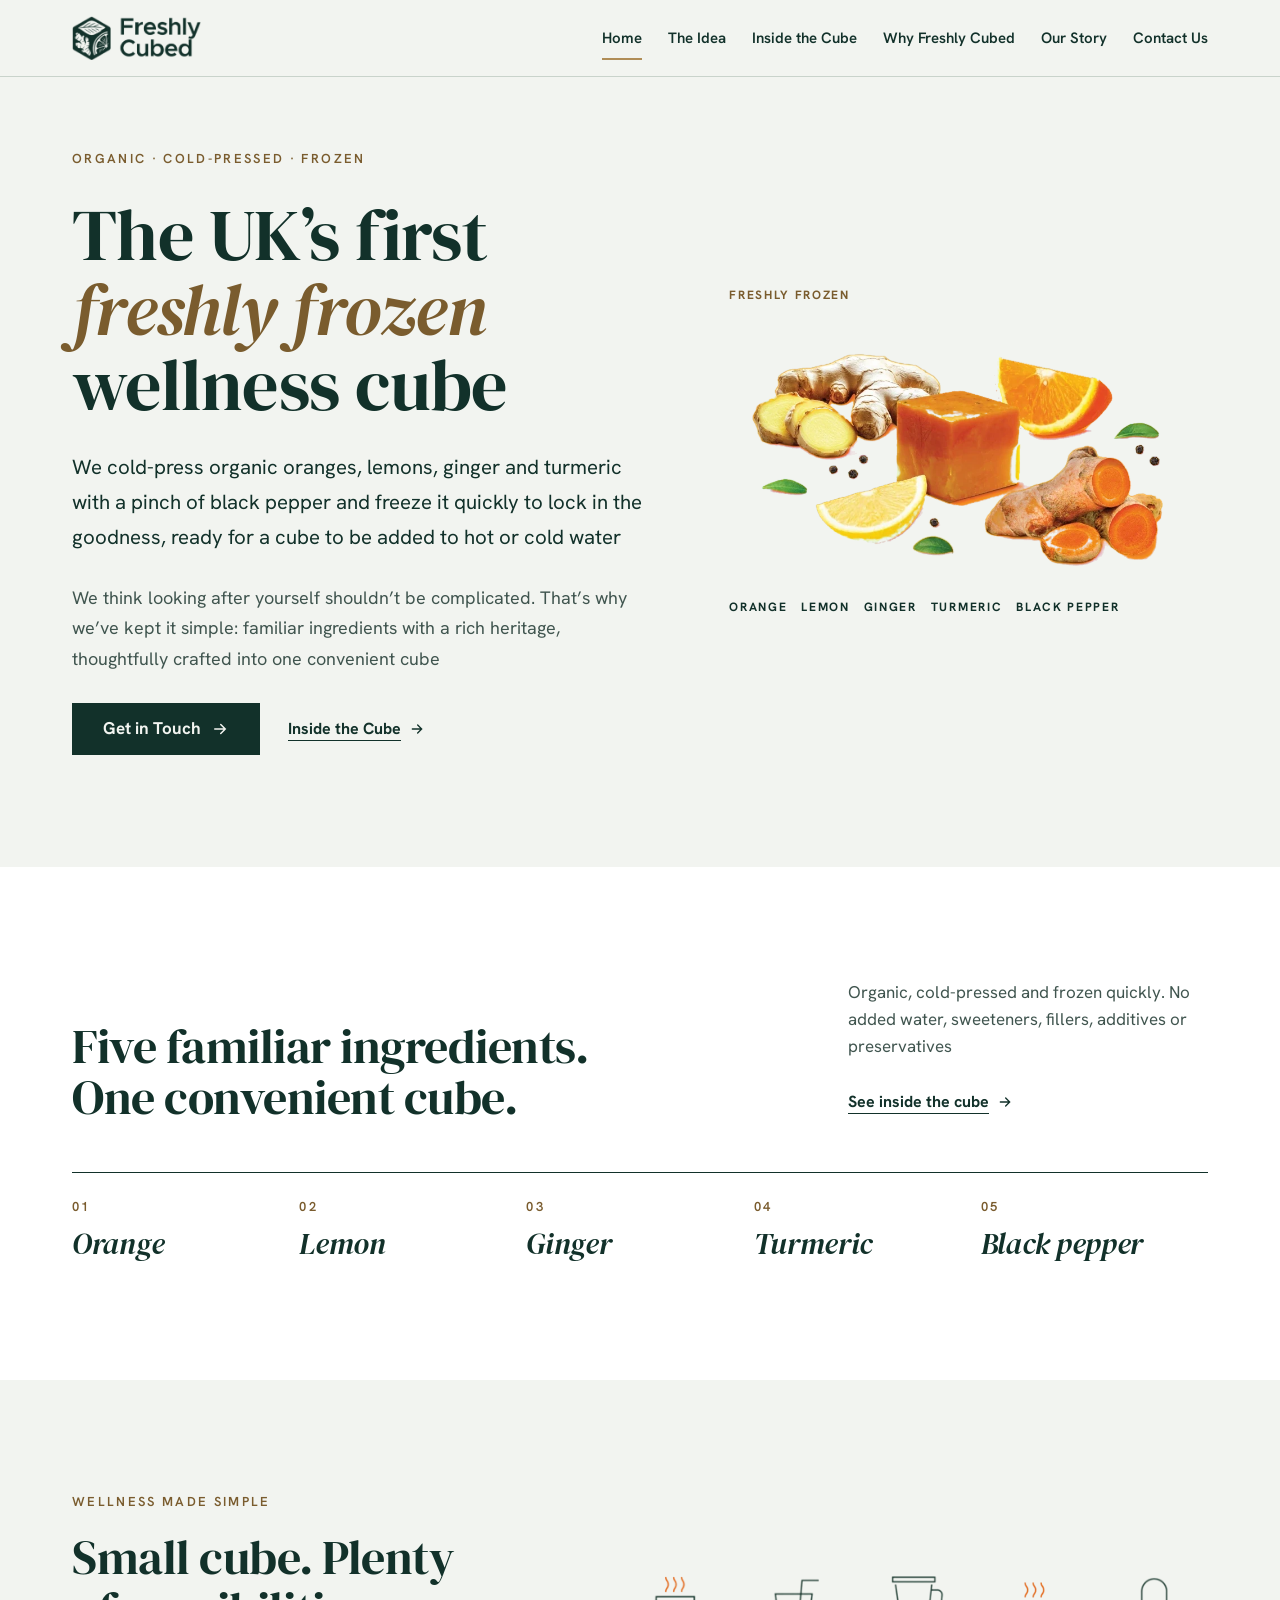
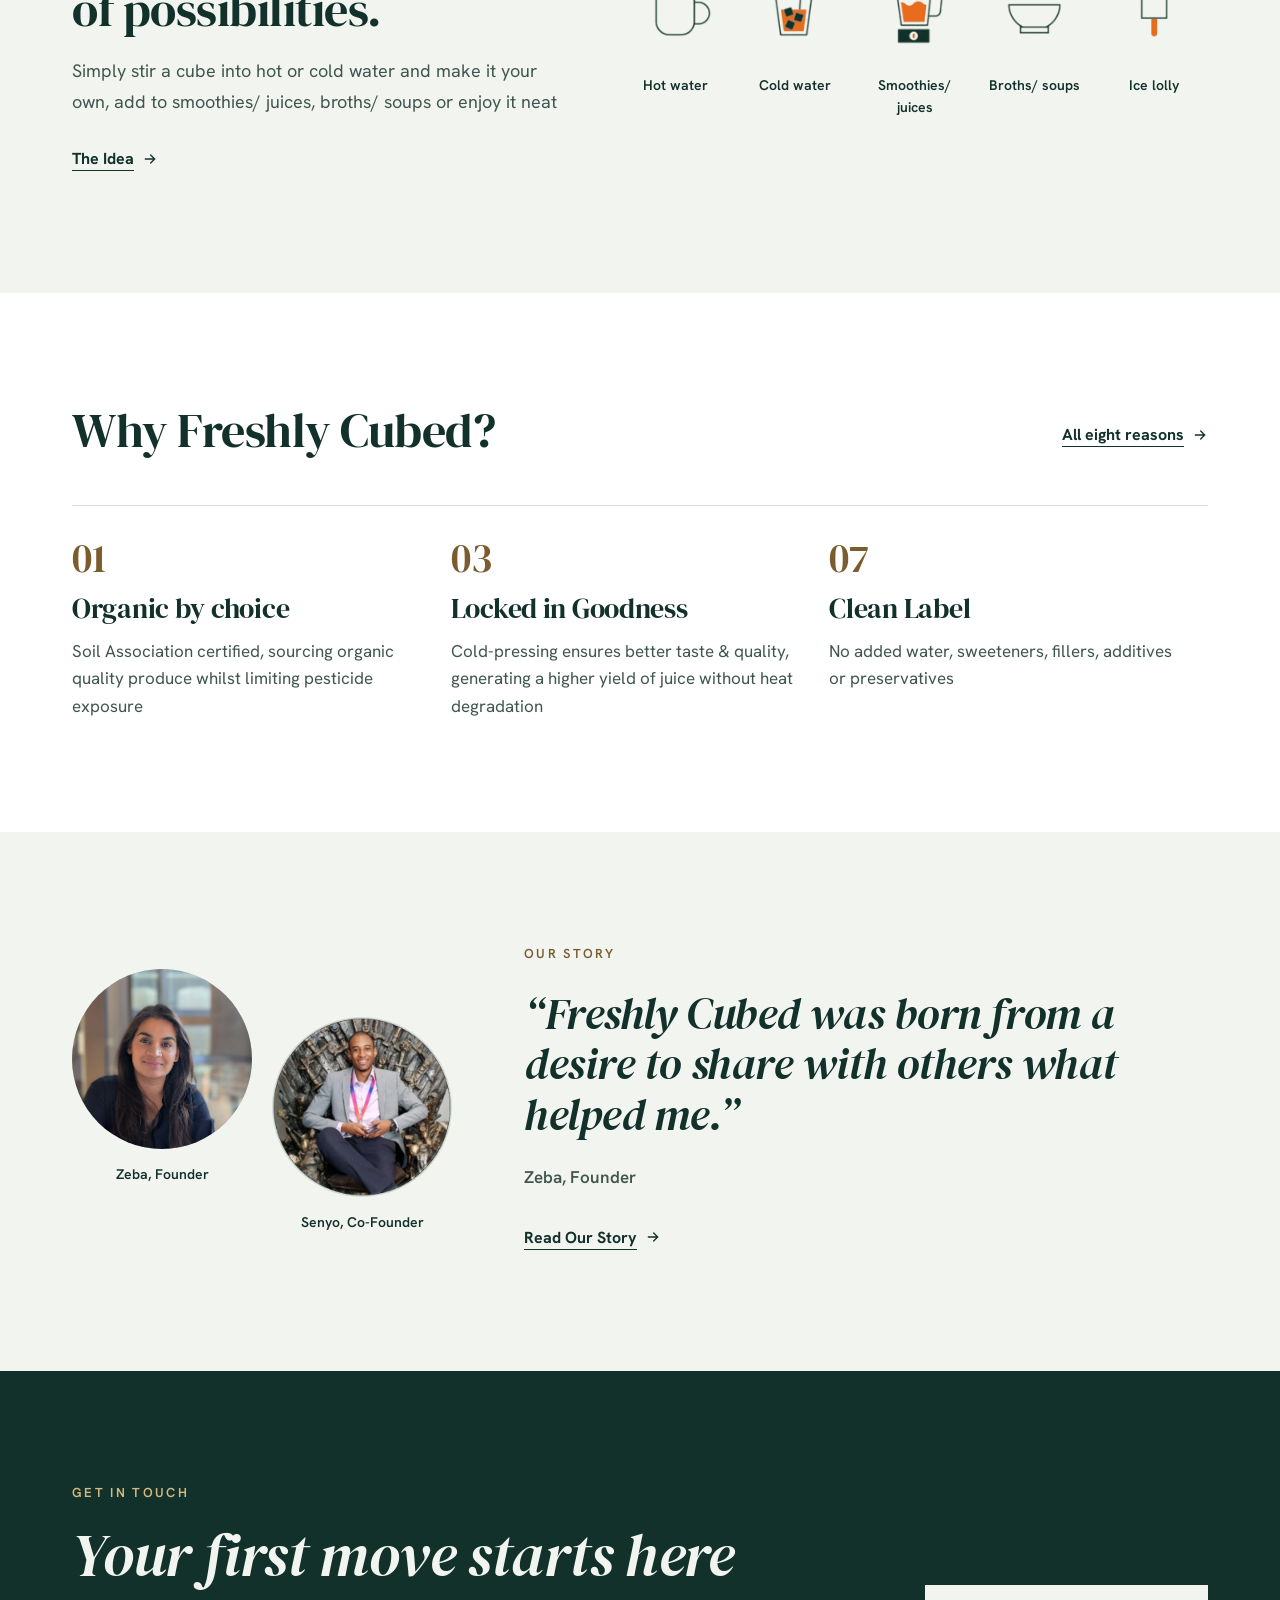
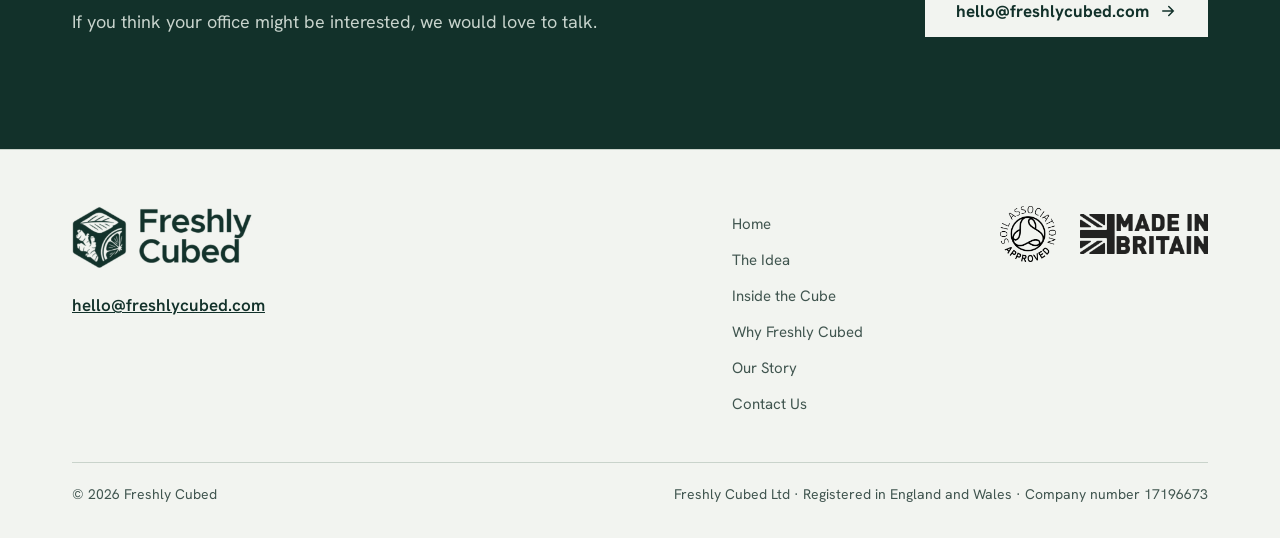
<file: index.html>
<!doctype html>
<html lang="en-GB" class="no-js">
<head>
<meta charset="utf-8">
<meta name="viewport" content="width=device-width, initial-scale=1, viewport-fit=cover">
<title>Freshly Cubed</title>
<meta name="description" content="The UK's first freshly frozen wellness cube. Organic oranges, lemons, ginger and turmeric with a pinch of black pepper, cold-pressed and frozen.">
<meta name="theme-color" content="#F2F4F0">
<meta property="og:site_name" content="Freshly Cubed">
<meta property="og:title" content="Freshly Cubed">
<meta property="og:description" content="The UK's first freshly frozen wellness cube. Organic oranges, lemons, ginger and turmeric with a pinch of black pepper, cold-pressed and frozen.">
<meta property="og:type" content="website">
<meta property="og:image" content="images/cube-ingredients.jpg">
<link rel="canonical" href="https://freshlycubed.com/">
<link rel="icon" type="image/png" href="images/favicon.png">
<link rel="preconnect" href="https://fonts.googleapis.com">
<link rel="preconnect" href="https://fonts.gstatic.com" crossorigin>
<link rel="stylesheet" href="https://fonts.googleapis.com/css2?family=DM+Serif+Display:ital@0;1&amp;family=Hanken+Grotesk:wght@400;500;600;700&amp;display=swap">
<link rel="stylesheet" href="css/site.css">
<script src="js/site.js" defer></script>
</head>
<body>
<a href="#main" class="skip">Skip to content</a>
<header class="site-header">
  <div class="wrap header-row">
    <a href="index.html" class="brand"><img src="images/logo-forest.webp" width="594" height="203" alt="Freshly Cubed"></a>
    <button class="nav-toggle" type="button" aria-expanded="false" aria-controls="site-nav">
      <svg class="icon-open" width="20" height="20" viewBox="0 0 24 24" fill="none" stroke="currentColor" stroke-width="2" stroke-linecap="round" aria-hidden="true"><path d="M4 7h16M4 12h16M4 17h16"/></svg>
      <svg class="icon-close" width="20" height="20" viewBox="0 0 24 24" fill="none" stroke="currentColor" stroke-width="2" stroke-linecap="round" aria-hidden="true"><path d="M6 6l12 12M18 6 6 18"/></svg>
      Menu
    </button>
    <nav id="site-nav" class="site-nav" aria-label="Main">
      <ul class="nav-list"><li><a href="index.html" aria-current="page">Home</a></li><li><a href="the-idea.html">The Idea</a></li><li><a href="inside-the-cube.html">Inside the Cube</a></li><li><a href="why.html">Why Freshly Cubed</a></li><li><a href="story.html">Our Story</a></li><li><a href="contact.html">Contact Us</a></li></ul>
    </nav>
  </div>
</header>
<main id="main">
<section class="hero">
  <div class="wrap hero-grid">
    <div class="hero-copy stack">
      <p class="eyebrow">Organic · Cold-pressed · Frozen</p>
      <h1 class="h-display">The UK&rsquo;s first <em class="accent-italic">freshly frozen</em> wellness cube</h1>
      <p class="lede">We cold-press organic oranges, lemons, ginger and turmeric with a pinch of black pepper and freeze it quickly to lock in the goodness, ready for a cube to be added to hot or cold water</p>
      <p class="body-lg muted">We think looking after yourself shouldn&rsquo;t be complicated. That&rsquo;s why we&rsquo;ve kept it simple: familiar ingredients with a rich heritage, thoughtfully crafted into one convenient cube</p>
      <div class="cluster">
        <a class="btn" href="contact.html">Get in Touch<svg width="18" height="18" viewBox="0 0 24 24" fill="none" stroke="currentColor" stroke-width="2" stroke-linecap="round" aria-hidden="true"><path d="M5 12h14M13 6l6 6-6 6"/></svg></a>
        <a class="link-arrow" href="inside-the-cube.html">Inside the Cube<svg width="16" height="16" viewBox="0 0 24 24" fill="none" stroke="currentColor" stroke-width="2" stroke-linecap="round" aria-hidden="true"><path d="M5 12h14M13 6l6 6-6 6"/></svg></a>
      </div>
    </div>
    <div class="photo-panel">
      <p class="photo-panel__tag photo-panel__tag--top">Freshly frozen</p>
      <img src="images/cube-ingredients.webp" width="852" height="450" alt="The orange wellness cube with ginger, an orange wedge, a lemon wedge, turmeric root, black peppercorns and leaves" fetchpriority="high">
      <p class="photo-panel__tag photo-panel__tag--bottom"><span>Orange</span><span>Lemon</span><span>Ginger</span><span>Turmeric</span><span>Black pepper</span></p>
    </div>
  </div>
</section>

<section class="section bg-paper">
  <div class="wrap stack" style="gap:48px">
    <div class="split">
      <h2 class="h-section" style="max-width:680px">Five familiar ingredients. One convenient cube.</h2>
      <div class="stack-sm" style="max-width:36ch">
        <p class="muted">Organic, cold-pressed and frozen quickly. No added water, sweeteners, fillers, additives or preservatives</p>
        <a class="link-arrow" href="inside-the-cube.html">See inside the cube<svg width="16" height="16" viewBox="0 0 24 24" fill="none" stroke="currentColor" stroke-width="2" stroke-linecap="round" aria-hidden="true"><path d="M5 12h14M13 6l6 6-6 6"/></svg></a>
      </div>
    </div>
    <ol class="name-strip"><li><a href="inside-the-cube.html#oranges"><span class="num">01</span><span class="name">Orange</span></a></li><li><a href="inside-the-cube.html#lemons"><span class="num">02</span><span class="name">Lemon</span></a></li><li><a href="inside-the-cube.html#ginger"><span class="num">03</span><span class="name">Ginger</span></a></li><li><a href="inside-the-cube.html#turmeric"><span class="num">04</span><span class="name">Turmeric</span></a></li><li><a href="inside-the-cube.html#black-pepper"><span class="num">05</span><span class="name">Black pepper</span></a></li></ol>
  </div>
</section>

<section class="section">
  <div class="wrap feature-row">
    <div class="feature-row__text stack-sm">
      <p class="eyebrow">Wellness Made Simple</p>
      <h2 class="h-section">Small cube. Plenty of possibilities.</h2>
      <p class="body-lg muted">Simply stir a cube into hot or cold water and make it your own, add to smoothies/ juices, broths/ soups or enjoy it neat</p>
      <div><a class="link-arrow" href="the-idea.html">The Idea<svg width="16" height="16" viewBox="0 0 24 24" fill="none" stroke="currentColor" stroke-width="2" stroke-linecap="round" aria-hidden="true"><path d="M5 12h14M13 6l6 6-6 6"/></svg></a></div>
    </div>
    <div class="feature-row__media"><ul class="serve-grid"><li><img src="images/serve-hot-water.webp" width="206" height="206" alt="" loading="lazy"><span>Hot water</span></li><li><img src="images/serve-cold-water.webp" width="206" height="206" alt="" loading="lazy"><span>Cold water</span></li><li><img src="images/serve-smoothies.webp" width="206" height="206" alt="" loading="lazy"><span>Smoothies/ juices</span></li><li><img src="images/serve-soups.webp" width="206" height="206" alt="" loading="lazy"><span>Broths/ soups</span></li><li><img src="images/serve-ice-lolly.webp" width="206" height="206" alt="" loading="lazy"><span>Ice lolly</span></li></ul></div>
  </div>
</section>

<section class="section bg-paper">
  <div class="wrap stack" style="gap:48px">
    <div class="split">
      <h2 class="h-section">Why Freshly Cubed?</h2>
      <a class="link-arrow" href="why.html">All eight reasons<svg width="16" height="16" viewBox="0 0 24 24" fill="none" stroke="currentColor" stroke-width="2" stroke-linecap="round" aria-hidden="true"><path d="M5 12h14M13 6l6 6-6 6"/></svg></a>
    </div>
    <ol class="reasons-teaser">
      <li><div class="reason-num">01</div><h3 class="h-card">Organic by choice</h3><p class="muted">Soil Association certified, sourcing organic quality produce whilst limiting pesticide exposure</p></li>
      <li><div class="reason-num">03</div><h3 class="h-card">Locked in Goodness</h3><p class="muted">Cold-pressing ensures better taste &amp; quality, generating a higher yield of juice without heat degradation</p></li>
      <li><div class="reason-num">07</div><h3 class="h-card">Clean Label</h3><p class="muted">No added water, sweeteners, fillers, additives or preservatives</p></li>
    </ol>
  </div>
</section>

<section class="section">
  <div class="wrap feature-row" style="gap:48px 72px">
    <div class="portraits" style="flex:0 1 380px"><figure class="portrait portrait--sm"><img src="images/zeba.webp" width="750" height="996" alt="Zeba, founder of Freshly Cubed" loading="lazy"><figcaption>Zeba, Founder</figcaption></figure>
<figure class="portrait portrait--sm"><img src="images/senyo.webp" width="225" height="225" alt="Senyo, co-founder of Freshly Cubed" loading="lazy"><figcaption>Senyo, Co-Founder</figcaption></figure></div>
    <figure class="stack" style="flex:1 1 440px;min-width:0;margin:0;gap:24px">
      <p class="eyebrow">Our Story</p>
      <blockquote class="quote-xl">&ldquo;Freshly Cubed was born from a desire to share with others what helped me.&rdquo;</blockquote>
      <figcaption class="muted" style="font-weight:600">Zeba, Founder</figcaption>
      <div><a class="link-arrow" href="story.html">Read Our Story<svg width="16" height="16" viewBox="0 0 24 24" fill="none" stroke="currentColor" stroke-width="2" stroke-linecap="round" aria-hidden="true"><path d="M5 12h14M13 6l6 6-6 6"/></svg></a></div>
    </figure>
  </div>
</section>

<section class="section bg-forest">
  <div class="wrap split" style="gap:40px 64px">
    <div class="stack-sm" style="flex:1 1 520px;min-width:0">
      <p class="eyebrow">Get in Touch</p>
      <h2 class="h-display" style="font-size:clamp(34px,5vw,60px);font-style:italic">Your first move starts here</h2>
      <p class="body-lg muted">If you think your office might be interested, we would love to talk.</p>
    </div>
    <a class="btn btn--light" href="mailto:hello@freshlycubed.com">hello@freshlycubed.com<svg width="18" height="18" viewBox="0 0 24 24" fill="none" stroke="currentColor" stroke-width="2" stroke-linecap="round" aria-hidden="true"><path d="M5 12h14M13 6l6 6-6 6"/></svg></a>
  </div>
</section>
</main>
<footer class="site-footer">
  <div class="wrap">
    <div class="footer-row">
      <div class="footer-brand">
        <a href="index.html"><img src="images/logo-forest.webp" width="594" height="203" alt="Freshly Cubed" loading="lazy"></a>
        <a class="footer-email" href="mailto:hello@freshlycubed.com">hello@freshlycubed.com</a>
      </div>
      <nav class="footer-nav" aria-label="Footer"><ul><li><a href="index.html">Home</a></li><li><a href="the-idea.html">The Idea</a></li><li><a href="inside-the-cube.html">Inside the Cube</a></li><li><a href="why.html">Why Freshly Cubed</a></li><li><a href="story.html">Our Story</a></li><li><a href="contact.html">Contact Us</a></li></ul></nav>
      <div class="badges">
        <img src="images/soil-association.webp" width="400" height="399" alt="Soil Association approved organic">
        <img class="badge-wide" src="images/made-in-britain.webp" width="400" height="125" alt="Made in Britain">
      </div>
    </div>
    <div class="footer-base">
      <p>&copy; <span data-year>2026</span> Freshly Cubed</p>
      <p>Freshly Cubed Ltd &middot; Registered in England and Wales &middot; Company number 17196673</p>
    </div>
  </div>
</footer>
</body>
</html>
</file>
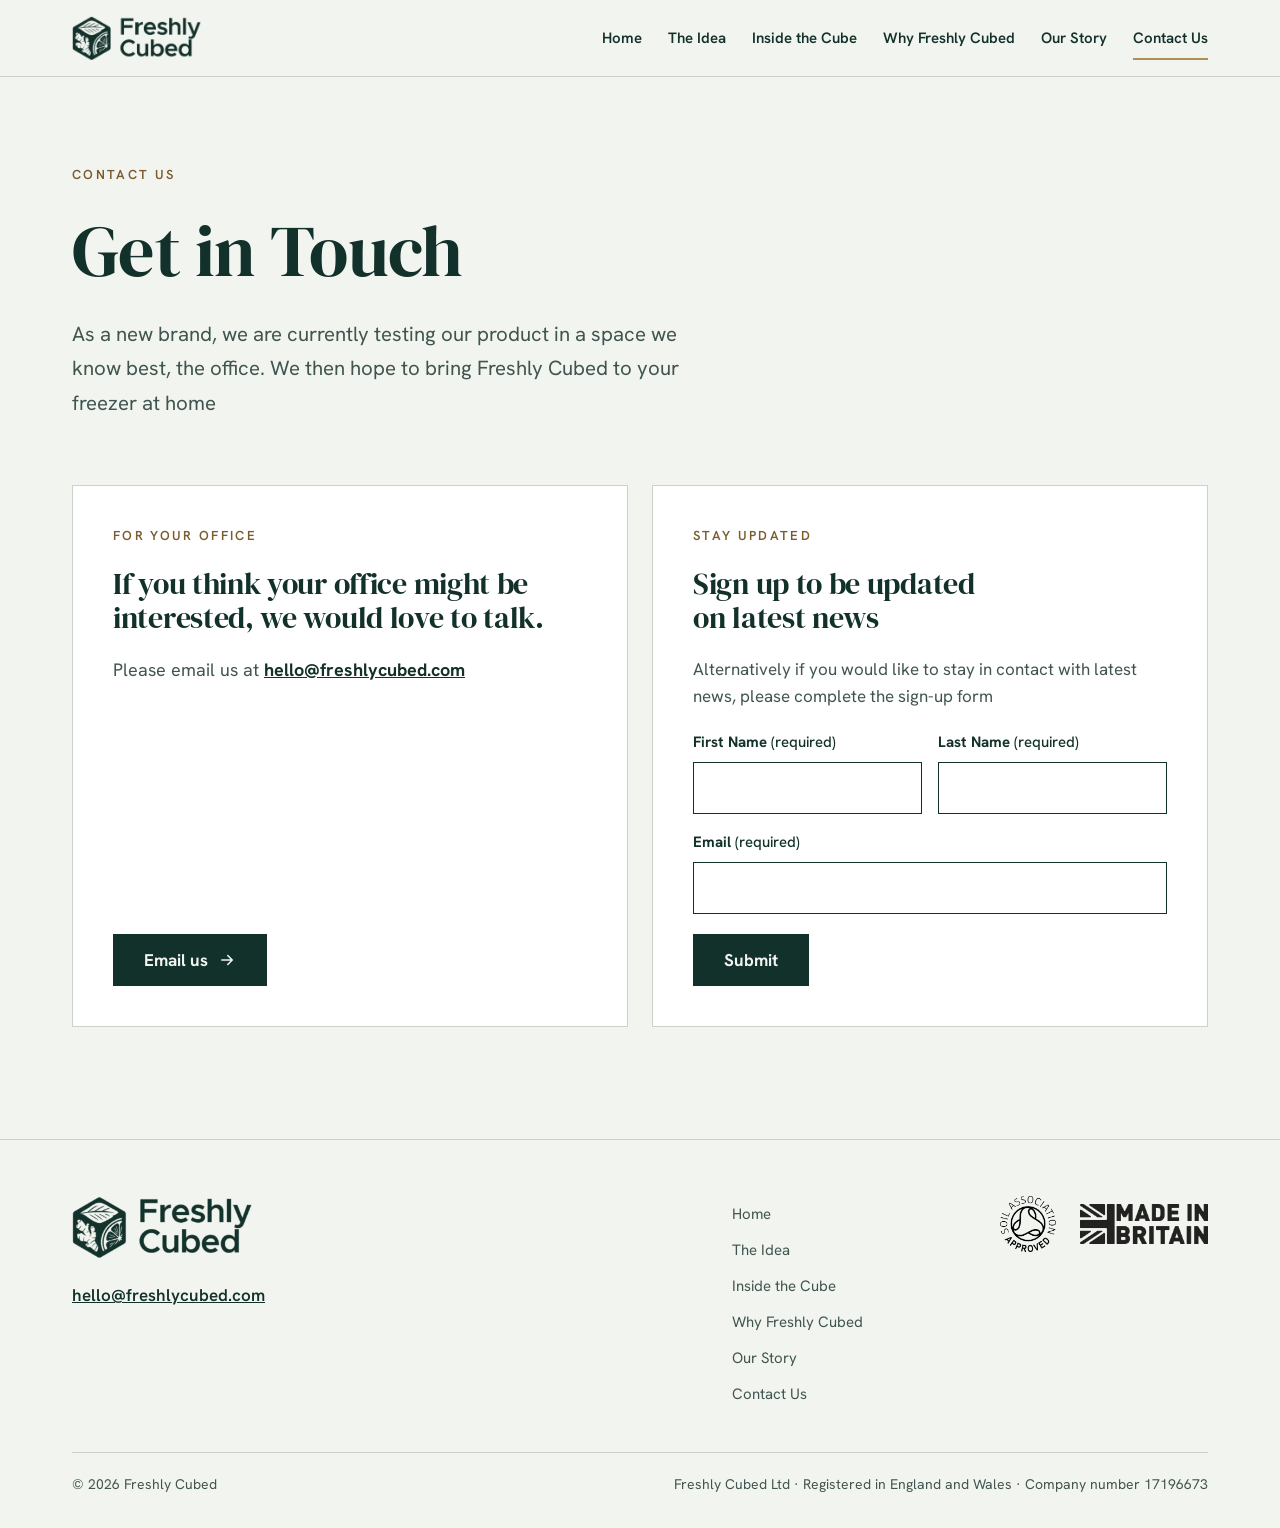
<file: contact.html>
<!doctype html>
<html lang="en-GB" class="no-js">
<head>
<meta charset="utf-8">
<meta name="viewport" content="width=device-width, initial-scale=1, viewport-fit=cover">
<title>Contact Us | Freshly Cubed</title>
<meta name="description" content="Get in touch with Freshly Cubed. If you think your office might be interested, we would love to talk.">
<meta name="theme-color" content="#F2F4F0">
<meta property="og:site_name" content="Freshly Cubed">
<meta property="og:title" content="Contact Us | Freshly Cubed">
<meta property="og:description" content="Get in touch with Freshly Cubed. If you think your office might be interested, we would love to talk.">
<meta property="og:type" content="website">
<meta property="og:image" content="images/cube-ingredients.jpg">
<link rel="canonical" href="https://freshlycubed.com/contact">
<link rel="icon" type="image/png" href="images/favicon.png">
<link rel="preconnect" href="https://fonts.googleapis.com">
<link rel="preconnect" href="https://fonts.gstatic.com" crossorigin>
<link rel="stylesheet" href="https://fonts.googleapis.com/css2?family=DM+Serif+Display:ital@0;1&amp;family=Hanken+Grotesk:wght@400;500;600;700&amp;display=swap">
<link rel="stylesheet" href="css/site.css">
<script src="js/site.js" defer></script>
</head>
<body>
<a href="#main" class="skip">Skip to content</a>
<header class="site-header">
  <div class="wrap header-row">
    <a href="index.html" class="brand"><img src="images/logo-forest.webp" width="594" height="203" alt="Freshly Cubed"></a>
    <button class="nav-toggle" type="button" aria-expanded="false" aria-controls="site-nav">
      <svg class="icon-open" width="20" height="20" viewBox="0 0 24 24" fill="none" stroke="currentColor" stroke-width="2" stroke-linecap="round" aria-hidden="true"><path d="M4 7h16M4 12h16M4 17h16"/></svg>
      <svg class="icon-close" width="20" height="20" viewBox="0 0 24 24" fill="none" stroke="currentColor" stroke-width="2" stroke-linecap="round" aria-hidden="true"><path d="M6 6l12 12M18 6 6 18"/></svg>
      Menu
    </button>
    <nav id="site-nav" class="site-nav" aria-label="Main">
      <ul class="nav-list"><li><a href="index.html">Home</a></li><li><a href="the-idea.html">The Idea</a></li><li><a href="inside-the-cube.html">Inside the Cube</a></li><li><a href="why.html">Why Freshly Cubed</a></li><li><a href="story.html">Our Story</a></li><li><a href="contact.html" aria-current="page">Contact Us</a></li></ul>
    </nav>
  </div>
</header>
<main id="main">
<section class="section section--tight-top" style="padding-bottom:64px">
  <div class="wrap stack">
    <p class="eyebrow">Contact Us</p>
    <h1 class="h-display">Get in Touch</h1>
    <p class="lede muted">As a new brand, we are currently testing our product in a space we know best, the office. We then hope to bring Freshly Cubed to your freezer at home</p>
  </div>
</section>

<section class="section section--flush-top">
  <div class="wrap card-grid">
    <div class="card">
      <p class="eyebrow">For your office</p>
      <h2 class="h-card" style="font-size:clamp(26px,2.6vw,30px)">If you think your office might be interested, we would love to talk.</h2>
      <p class="muted" style="font-size:18px">Please email us at <a href="mailto:hello@freshlycubed.com" style="color:var(--forest);font-weight:700">hello@freshlycubed.com</a></p>
      <div class="card__foot"><a class="btn" href="mailto:hello@freshlycubed.com">Email us<svg width="18" height="18" viewBox="0 0 24 24" fill="none" stroke="currentColor" stroke-width="2" stroke-linecap="round" aria-hidden="true"><path d="M5 12h14M13 6l6 6-6 6"/></svg></a></div>
    </div>
    <form class="card" data-signup novalidate>
      <p class="eyebrow">Stay updated</p>
      <h2 class="h-card" style="font-size:clamp(26px,2.6vw,30px)">Sign up to be updated on latest news</h2>
      <p class="muted">Alternatively if you would like to stay in contact with latest news, please complete the sign-up form</p>
      <div class="form-grid">
        <div class="field"><label for="first-name">First Name <span>(required)</span></label><input id="first-name" name="first_name" type="text" autocomplete="given-name" required></div>
        <div class="field"><label for="last-name">Last Name <span>(required)</span></label><input id="last-name" name="last_name" type="text" autocomplete="family-name" required></div>
        <div class="field field--full"><label for="email">Email <span>(required)</span></label><input id="email" name="email" type="email" autocomplete="email" required></div>
      </div>
      <div><button class="btn" type="submit">Submit</button></div>
      <p class="form-status" data-status role="status" aria-live="polite" hidden></p>
    </form>
  </div>
</section>
</main>
<footer class="site-footer">
  <div class="wrap">
    <div class="footer-row">
      <div class="footer-brand">
        <a href="index.html"><img src="images/logo-forest.webp" width="594" height="203" alt="Freshly Cubed" loading="lazy"></a>
        <a class="footer-email" href="mailto:hello@freshlycubed.com">hello@freshlycubed.com</a>
      </div>
      <nav class="footer-nav" aria-label="Footer"><ul><li><a href="index.html">Home</a></li><li><a href="the-idea.html">The Idea</a></li><li><a href="inside-the-cube.html">Inside the Cube</a></li><li><a href="why.html">Why Freshly Cubed</a></li><li><a href="story.html">Our Story</a></li><li><a href="contact.html">Contact Us</a></li></ul></nav>
      <div class="badges">
        <img src="images/soil-association.webp" width="400" height="399" alt="Soil Association approved organic">
        <img class="badge-wide" src="images/made-in-britain.webp" width="400" height="125" alt="Made in Britain">
      </div>
    </div>
    <div class="footer-base">
      <p>&copy; <span data-year>2026</span> Freshly Cubed</p>
      <p>Freshly Cubed Ltd &middot; Registered in England and Wales &middot; Company number 17196673</p>
    </div>
  </div>
</footer>
</body>
</html>
</file>
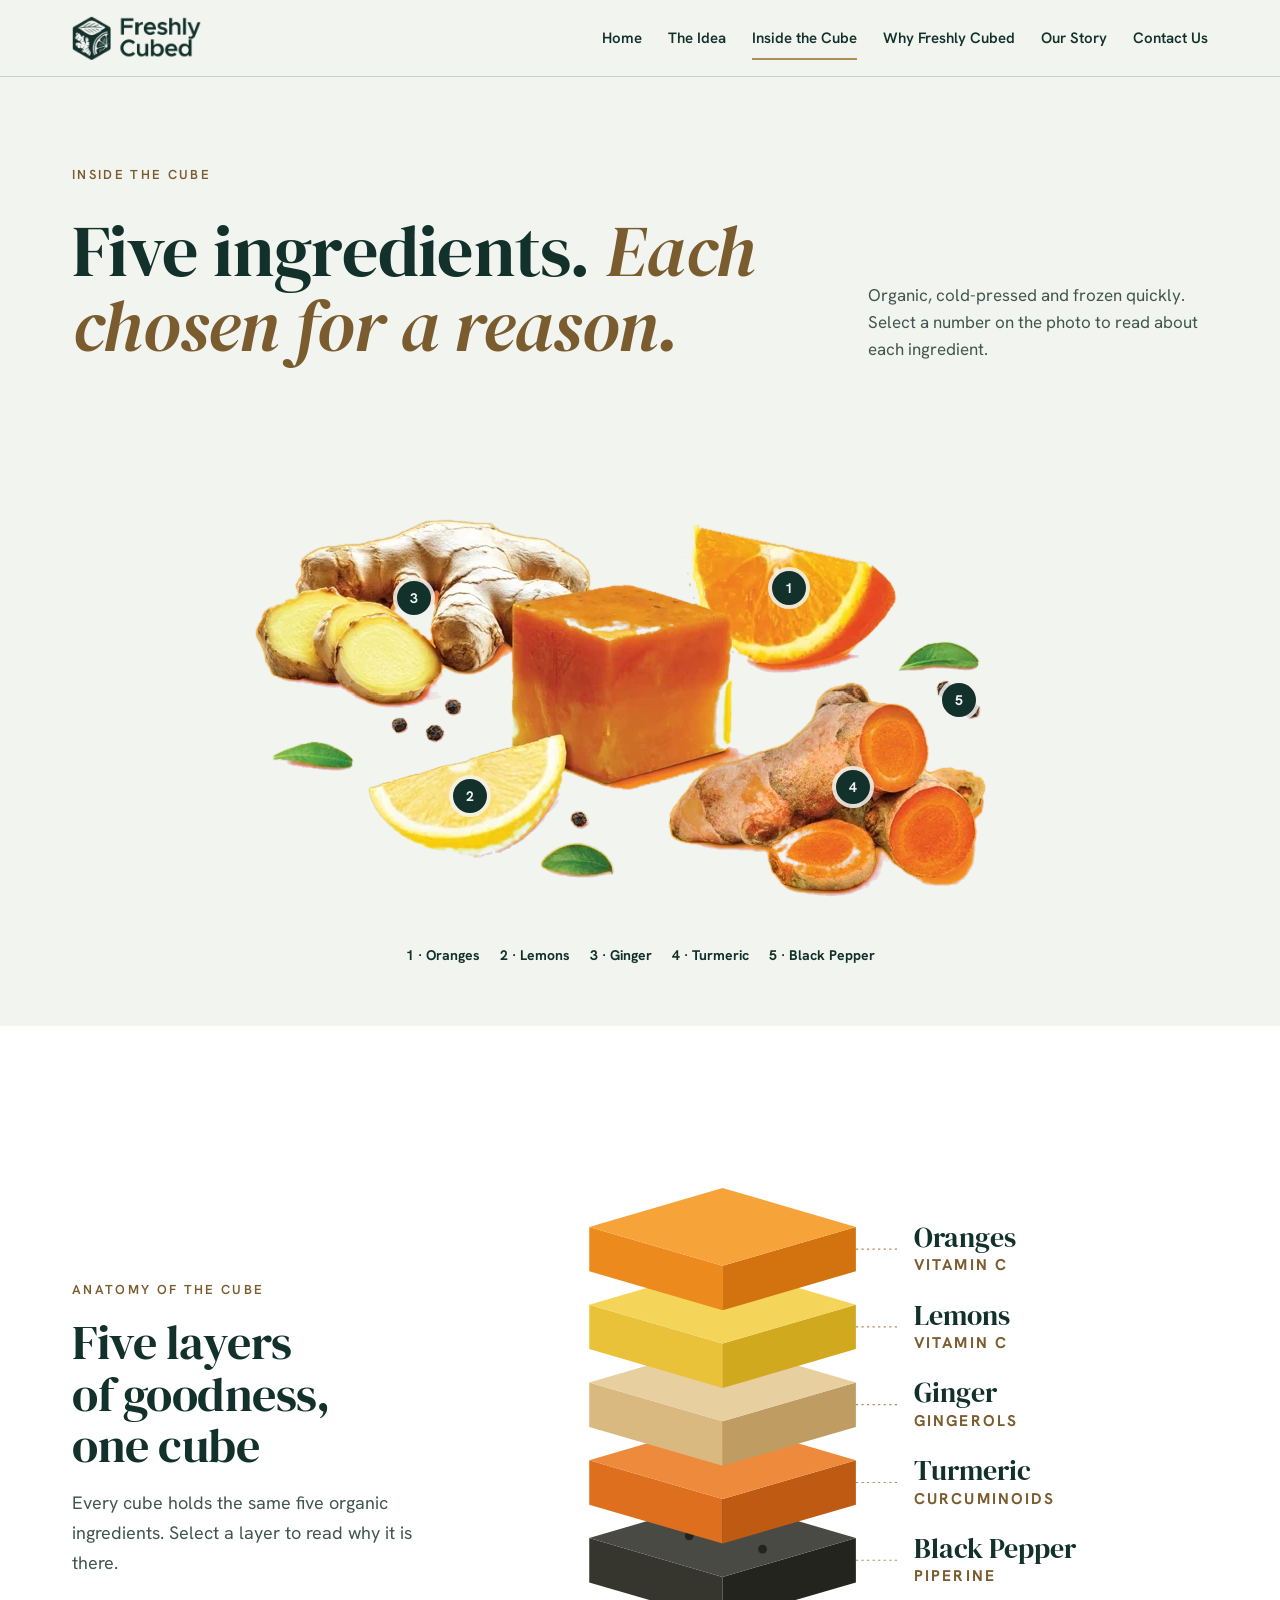
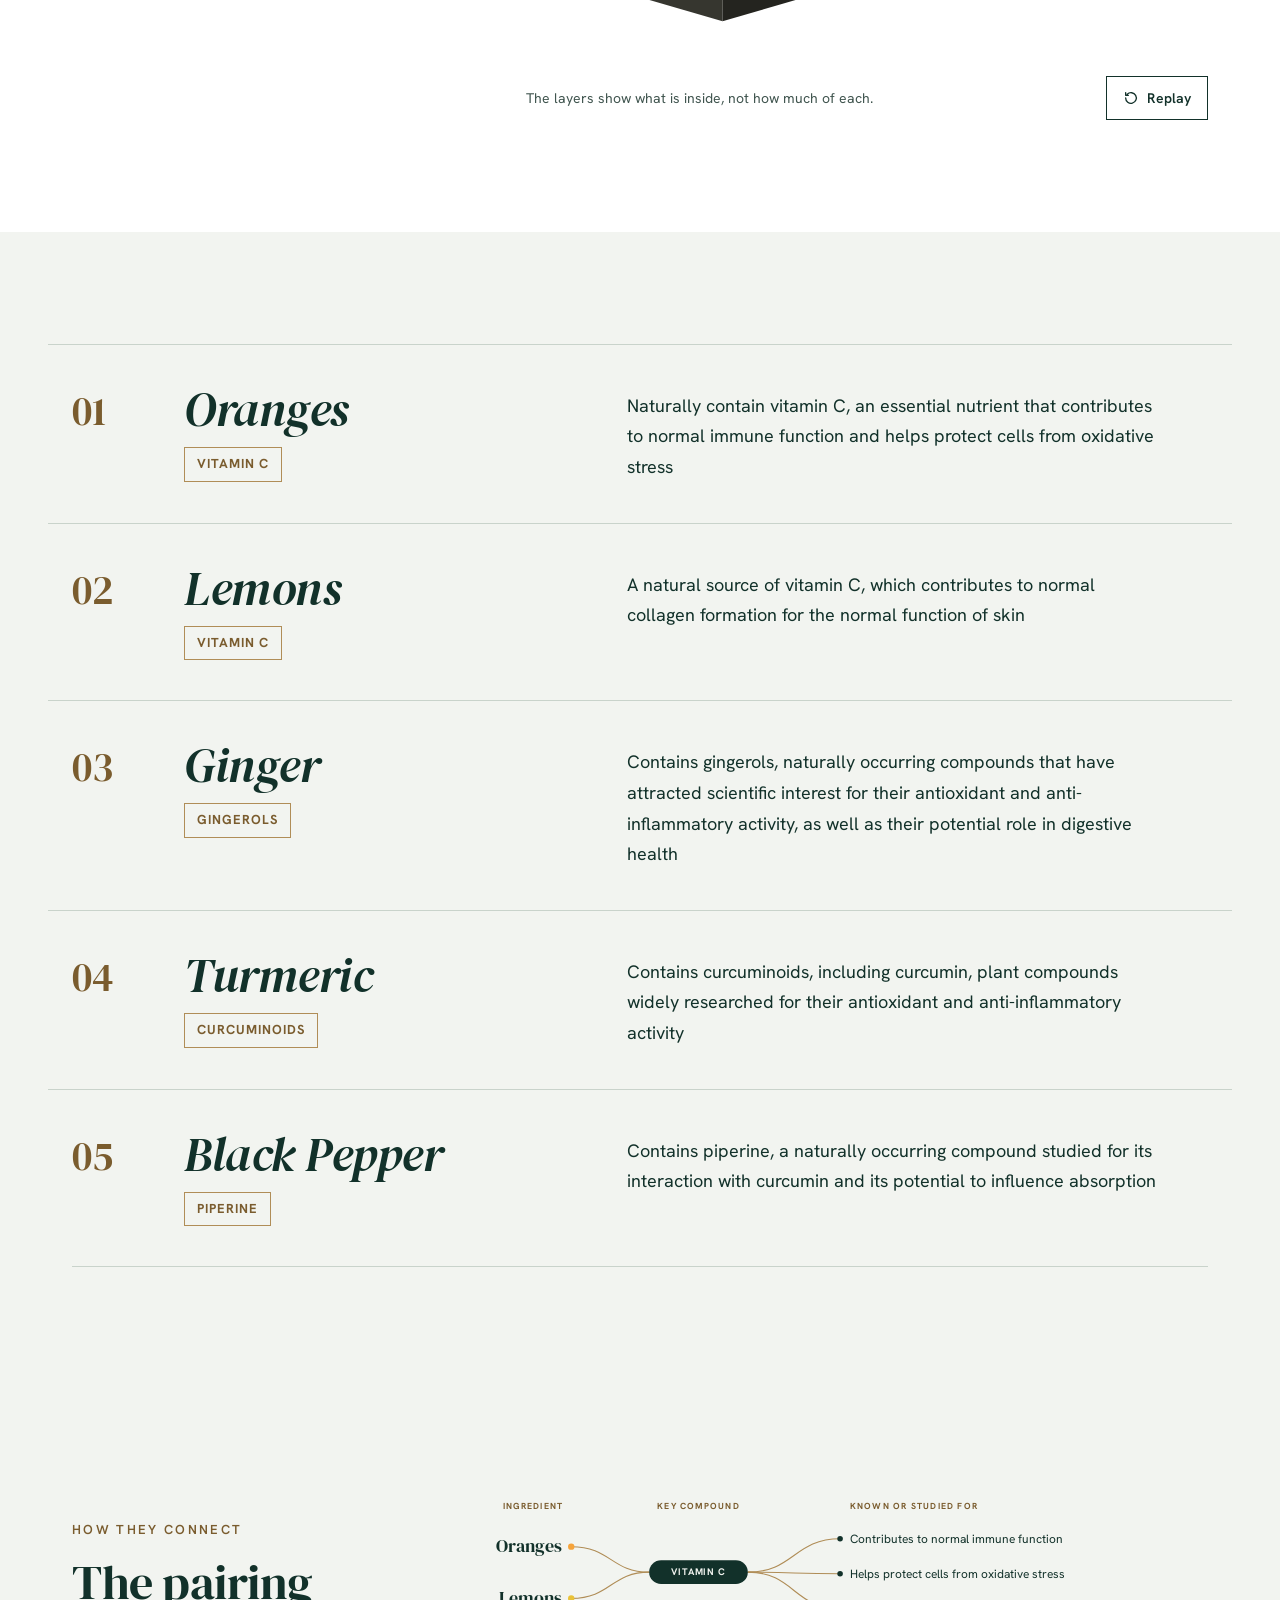
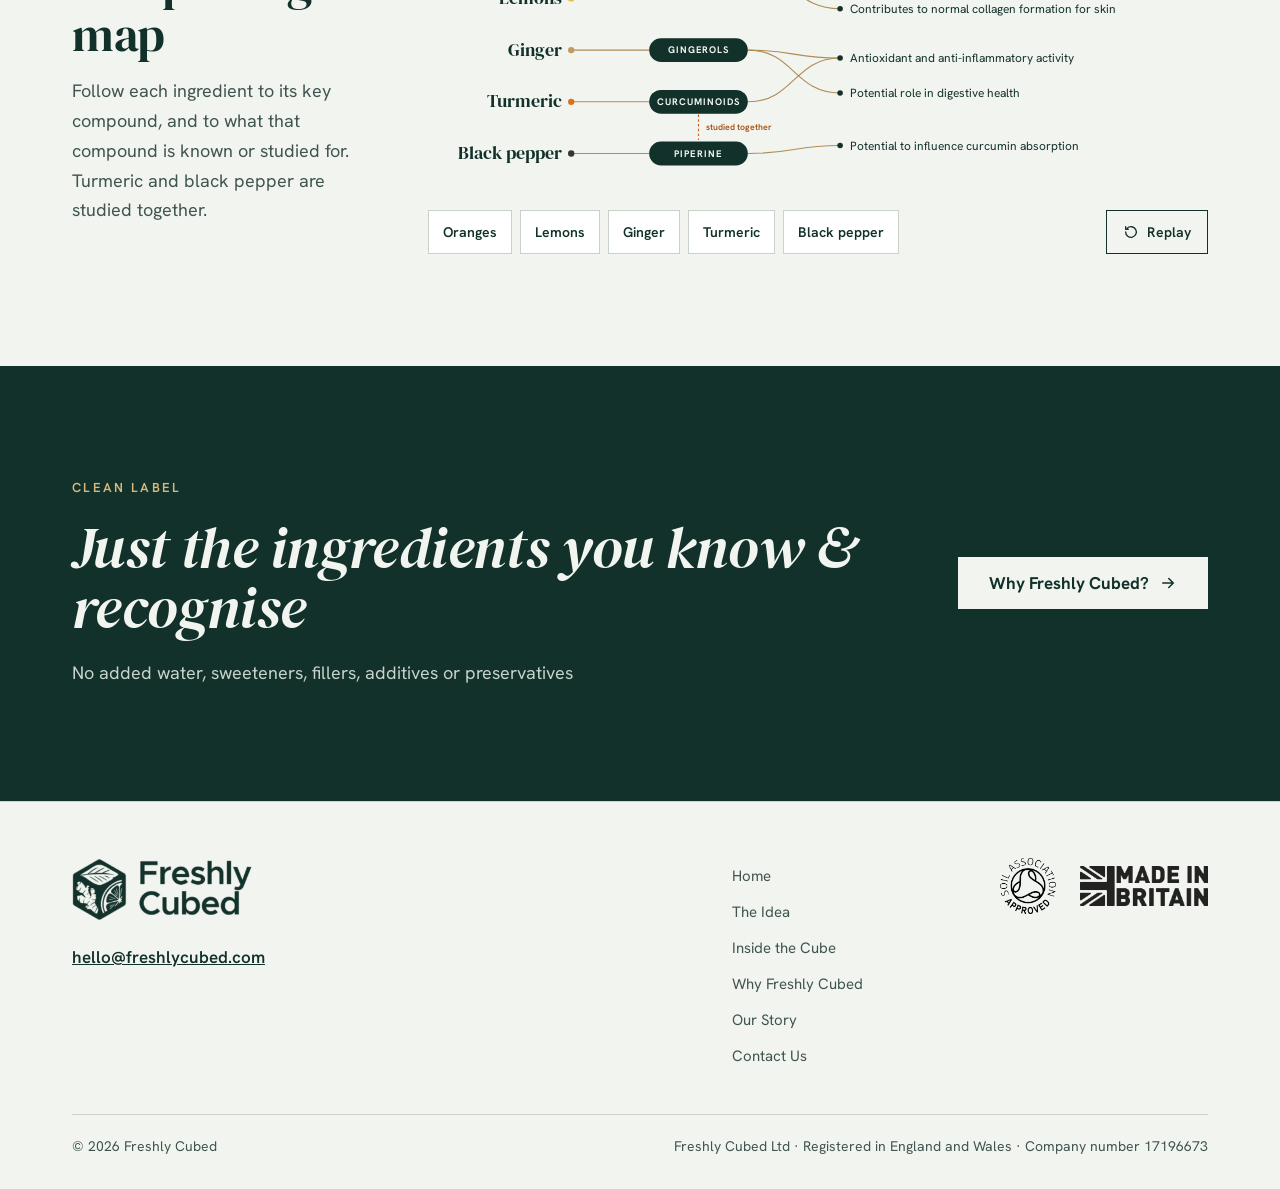
<file: inside-the-cube.html>
<!doctype html>
<html lang="en-GB" class="no-js">
<head>
<meta charset="utf-8">
<meta name="viewport" content="width=device-width, initial-scale=1, viewport-fit=cover">
<title>Inside the Cube | Freshly Cubed</title>
<meta name="description" content="Five ingredients. Each chosen for a reason: oranges, lemons, ginger, turmeric and black pepper.">
<meta name="theme-color" content="#F2F4F0">
<meta property="og:site_name" content="Freshly Cubed">
<meta property="og:title" content="Inside the Cube | Freshly Cubed">
<meta property="og:description" content="Five ingredients. Each chosen for a reason: oranges, lemons, ginger, turmeric and black pepper.">
<meta property="og:type" content="website">
<meta property="og:image" content="images/cube-ingredients.jpg">
<link rel="canonical" href="https://freshlycubed.com/inside-the-cube">
<link rel="icon" type="image/png" href="images/favicon.png">
<link rel="preconnect" href="https://fonts.googleapis.com">
<link rel="preconnect" href="https://fonts.gstatic.com" crossorigin>
<link rel="stylesheet" href="https://fonts.googleapis.com/css2?family=DM+Serif+Display:ital@0;1&amp;family=Hanken+Grotesk:wght@400;500;600;700&amp;display=swap">
<link rel="stylesheet" href="css/site.css">
<script src="js/site.js" defer></script>
</head>
<body>
<a href="#main" class="skip">Skip to content</a>
<header class="site-header">
  <div class="wrap header-row">
    <a href="index.html" class="brand"><img src="images/logo-forest.webp" width="594" height="203" alt="Freshly Cubed"></a>
    <button class="nav-toggle" type="button" aria-expanded="false" aria-controls="site-nav">
      <svg class="icon-open" width="20" height="20" viewBox="0 0 24 24" fill="none" stroke="currentColor" stroke-width="2" stroke-linecap="round" aria-hidden="true"><path d="M4 7h16M4 12h16M4 17h16"/></svg>
      <svg class="icon-close" width="20" height="20" viewBox="0 0 24 24" fill="none" stroke="currentColor" stroke-width="2" stroke-linecap="round" aria-hidden="true"><path d="M6 6l12 12M18 6 6 18"/></svg>
      Menu
    </button>
    <nav id="site-nav" class="site-nav" aria-label="Main">
      <ul class="nav-list"><li><a href="index.html">Home</a></li><li><a href="the-idea.html">The Idea</a></li><li><a href="inside-the-cube.html" aria-current="page">Inside the Cube</a></li><li><a href="why.html">Why Freshly Cubed</a></li><li><a href="story.html">Our Story</a></li><li><a href="contact.html">Contact Us</a></li></ul>
    </nav>
  </div>
</header>
<main id="main">
<section class="section section--tight-top" style="padding-bottom:56px">
  <div class="wrap split" style="align-items:flex-end;gap:28px 64px">
    <div class="stack" style="flex:1 1 560px;min-width:0">
      <p class="eyebrow">Inside the Cube</p>
      <h1 class="h-display" style="max-width:820px">Five ingredients. <em class="accent-italic">Each chosen for a reason.</em></h1>
    </div>
    <p class="muted" style="flex:0 1 34ch">Organic, cold-pressed and frozen quickly. Select a number on the photo to read about each ingredient.</p>
  </div>
</section>

<section class="cube-band" aria-label="The five ingredients">
  <div class="wrap">
    <div class="cube-map">
      <img src="images/cube-ingredients.webp" width="852" height="450" alt="The Freshly Cubed cube surrounded by its five ingredients: orange, lemon, ginger, turmeric and black peppercorns" fetchpriority="high">
      <a class="spot" href="#oranges" data-spot="oranges" style="left:67.5%;top:26.7%" aria-label="1. Oranges"><span aria-hidden="true">1</span></a><a class="spot" href="#lemons" data-spot="lemons" style="left:30.0%;top:73.0%" aria-label="2. Lemons"><span aria-hidden="true">2</span></a><a class="spot" href="#ginger" data-spot="ginger" style="left:23.5%;top:29.0%" aria-label="3. Ginger"><span aria-hidden="true">3</span></a><a class="spot" href="#turmeric" data-spot="turmeric" style="left:75.0%;top:71.0%" aria-label="4. Turmeric"><span aria-hidden="true">4</span></a><a class="spot" href="#black-pepper" data-spot="black-pepper" style="left:87.4%;top:51.6%" aria-label="5. Black Pepper"><span aria-hidden="true">5</span></a>
    </div>
    <ul class="cube-legend"><li><a href="#oranges">1 &middot; Oranges</a></li><li><a href="#lemons">2 &middot; Lemons</a></li><li><a href="#ginger">3 &middot; Ginger</a></li><li><a href="#turmeric">4 &middot; Turmeric</a></li><li><a href="#black-pepper">5 &middot; Black Pepper</a></li></ul>
  </div>
</section>

<section class="section bg-paper" aria-labelledby="anatomy-h">
  <div class="wrap ig">
    <div class="ig__text">
      <p class="eyebrow">Anatomy of the cube</p>
      <h2 class="h-section" id="anatomy-h">Five layers of goodness, one cube</h2>
      <p class="muted">Every cube holds the same five organic ingredients. Select a layer to read why it is there.</p>
    </div>
    <figure class="ig__fig">
      <svg class="anatomy" id="anatomy-fig" data-play-once viewBox="0 0 540 470" role="group" aria-labelledby="anatomy-title"><title id="anatomy-title">The cube shown as five slabs: oranges, lemons, ginger, turmeric and black pepper, each with its key compound</title><a class="layer" href="#black-pepper" aria-label="Black Pepper: Piperine" style="--dy:-60px;--i:4"><g class="slab"><polygon points="20,360 140,395 140,435 20,400" fill="#36362F"/><polygon points="140,395 260,360 260,400 140,435" fill="#24241F"/><polygon points="140,325 260,360 140,395 20,360" fill="#4A4A44"/><circle cx="110" cy="358" r="4" fill="#24241F"/><circle cx="154" cy="350" r="4" fill="#24241F"/><circle cx="176" cy="370" r="4" fill="#24241F"/><g class="lbl"><line class="lead" x1="260" y1="380" x2="300" y2="380"/><text class="nm" x="312" y="378">Black Pepper</text><text class="cp" x="312" y="399">PIPERINE</text></g></g></a><a class="layer" href="#turmeric" aria-label="Turmeric: Curcuminoids" style="--dy:-30px;--i:3"><g class="slab"><polygon points="20,290 140,325 140,365 20,330" fill="#DD6F1E"/><polygon points="140,325 260,290 260,330 140,365" fill="#BF5A12"/><polygon points="140,255 260,290 140,325 20,290" fill="#EE8A3C"/><g class="lbl"><line class="lead" x1="260" y1="310" x2="300" y2="310"/><text class="nm" x="312" y="308">Turmeric</text><text class="cp" x="312" y="329">CURCUMINOIDS</text></g></g></a><a class="layer" href="#ginger" aria-label="Ginger: Gingerols" style="--dy:0px;--i:2"><g class="slab"><polygon points="20,220 140,255 140,295 20,260" fill="#D9B97F"/><polygon points="140,255 260,220 260,260 140,295" fill="#BF9D62"/><polygon points="140,185 260,220 140,255 20,220" fill="#E8CFA0"/><g class="lbl"><line class="lead" x1="260" y1="240" x2="300" y2="240"/><text class="nm" x="312" y="238">Ginger</text><text class="cp" x="312" y="259">GINGEROLS</text></g></g></a><a class="layer" href="#lemons" aria-label="Lemons: Vitamin C" style="--dy:30px;--i:1"><g class="slab"><polygon points="20,150 140,185 140,225 20,190" fill="#E9C239"/><polygon points="140,185 260,150 260,190 140,225" fill="#D1A91F"/><polygon points="140,115 260,150 140,185 20,150" fill="#F5D45A"/><g class="lbl"><line class="lead" x1="260" y1="170" x2="300" y2="170"/><text class="nm" x="312" y="168">Lemons</text><text class="cp" x="312" y="189">VITAMIN C</text></g></g></a><a class="layer" href="#oranges" aria-label="Oranges: Vitamin C" style="--dy:60px;--i:0"><g class="slab"><polygon points="20,80 140,115 140,155 20,120" fill="#EC8A1E"/><polygon points="140,115 260,80 260,120 140,155" fill="#D2730F"/><polygon points="140,45 260,80 140,115 20,80" fill="#F6A33A"/><g class="lbl"><line class="lead" x1="260" y1="100" x2="300" y2="100"/><text class="nm" x="312" y="98">Oranges</text><text class="cp" x="312" y="119">VITAMIN C</text></g></g></a></svg>
      <figcaption class="ig__bar"><span class="ig__cap">The layers show what is inside, not how much of each.</span><button class="ig-btn" type="button" data-replay="anatomy-fig"><svg viewBox="0 0 24 24" aria-hidden="true"><path d="M4 12a8 8 0 1 0 2.4-5.7M4 4v4h4"/></svg>Replay</button></figcaption>
    </figure>
  </div>
</section>

<section class="section">
  <div class="wrap">
    <ol class="ingredients"><li class="ingredient" id="oranges">
      <div class="reason-num" aria-hidden="true">01</div>
      <div class="ingredient__head"><h2 class="ingredient__name">Oranges</h2><span class="compound">Vitamin C</span></div>
      <p class="ingredient__text">Naturally contain vitamin C, an essential nutrient that contributes to normal immune function and helps protect cells from oxidative stress</p>
    </li><li class="ingredient" id="lemons">
      <div class="reason-num" aria-hidden="true">02</div>
      <div class="ingredient__head"><h2 class="ingredient__name">Lemons</h2><span class="compound">Vitamin C</span></div>
      <p class="ingredient__text">A natural source of vitamin C, which contributes to normal collagen formation for the normal function of skin</p>
    </li><li class="ingredient" id="ginger">
      <div class="reason-num" aria-hidden="true">03</div>
      <div class="ingredient__head"><h2 class="ingredient__name">Ginger</h2><span class="compound">Gingerols</span></div>
      <p class="ingredient__text">Contains gingerols, naturally occurring compounds that have attracted scientific interest for their antioxidant and anti-inflammatory activity, as well as their potential role in digestive health</p>
    </li><li class="ingredient" id="turmeric">
      <div class="reason-num" aria-hidden="true">04</div>
      <div class="ingredient__head"><h2 class="ingredient__name">Turmeric</h2><span class="compound">Curcuminoids</span></div>
      <p class="ingredient__text">Contains curcuminoids, including curcumin, plant compounds widely researched for their antioxidant and anti-inflammatory activity</p>
    </li><li class="ingredient" id="black-pepper">
      <div class="reason-num" aria-hidden="true">05</div>
      <div class="ingredient__head"><h2 class="ingredient__name">Black Pepper</h2><span class="compound">Piperine</span></div>
      <p class="ingredient__text">Contains piperine, a naturally occurring compound studied for its interaction with curcumin and its potential to influence absorption</p>
    </li></ol>
  </div>
</section>

<section class="section" aria-labelledby="pairing-h">
  <div class="wrap ig ig--wide">
    <div class="ig__text">
      <p class="eyebrow">How they connect</p>
      <h2 class="h-section" id="pairing-h">The pairing map</h2>
      <p class="muted">Follow each ingredient to its key compound, and to what that compound is known or studied for. Turmeric and black pepper are studied together.</p>
    </div>
    <figure class="ig__fig">
      <div class="ig__scroll" tabindex="0" aria-label="Pairing map, scrolls sideways on small screens">
        <svg class="pmap" id="pmap" data-play-once viewBox="0 0 980 380" role="img" aria-labelledby="pmap-title">
          <title id="pmap-title">Oranges and lemons lead to vitamin C. Ginger leads to gingerols. Turmeric leads to curcuminoids. Black pepper leads to piperine, which is studied with curcumin.</title>
          <text class="hd" x="170" y="22" text-anchor="end">INGREDIENT</text>
          <text class="hd" x="340" y="22" text-anchor="middle">KEY COMPOUND</text>
          <text class="hd" x="530" y="22">KNOWN OR STUDIED FOR</text>
          <path class="lnk l1" pathLength="1" data-k="oranges" d="M180 70C230 70 230 102 278 102"/>
          <path class="lnk l1" pathLength="1" data-k="lemons" d="M180 135C230 135 230 102 278 102"/>
          <path class="lnk l1" pathLength="1" data-k="ginger" d="M180 200C230 200 230 200 278 200"/>
          <path class="lnk l1" pathLength="1" data-k="turmeric" d="M180 265C230 265 230 265 278 265"/>
          <path class="lnk l1" pathLength="1" data-k="pepper" d="M180 330C230 330 230 330 278 330"/>
          <path class="lnk l2" pathLength="1" data-k="oranges" d="M402 102C460 102 460 60 518 60"/>
          <path class="lnk l2" pathLength="1" data-k="oranges" d="M402 102C460 102 460 104 518 104"/>
          <path class="lnk l2" pathLength="1" data-k="lemons" d="M402 102C460 102 460 148 518 148"/>
          <path class="lnk l2" pathLength="1" data-k="ginger" d="M402 200C460 200 460 210 518 210"/>
          <path class="lnk l2" pathLength="1" data-k="ginger" d="M402 200C460 200 460 254 518 254"/>
          <path class="lnk l2" pathLength="1" data-k="turmeric" d="M402 265C460 265 460 210 518 210"/>
          <path class="lnk l2" pathLength="1" data-k="pepper turmeric" d="M402 330C460 330 460 320 518 320"/>
          <path class="pair" data-k="pepper turmeric" d="M340 281V313"/>
          <text class="pairtx" data-k="pepper turmeric" x="350" y="301">studied together</text>
          <g data-k="oranges"><text class="ing" x="168" y="77" text-anchor="end">Oranges</text><circle cx="180" cy="70" r="4" fill="#F6A33A"/></g>
          <g data-k="lemons"><text class="ing" x="168" y="142" text-anchor="end">Lemons</text><circle cx="180" cy="135" r="4" fill="#E9C239"/></g>
          <g data-k="ginger"><text class="ing" x="168" y="207" text-anchor="end">Ginger</text><circle cx="180" cy="200" r="4" fill="#BF9D62"/></g>
          <g data-k="turmeric"><text class="ing" x="168" y="272" text-anchor="end">Turmeric</text><circle cx="180" cy="265" r="4" fill="#DD6F1E"/></g>
          <g data-k="pepper"><text class="ing" x="168" y="337" text-anchor="end">Black pepper</text><circle cx="180" cy="330" r="4" fill="#36362F"/></g>
          <g class="pill" data-k="oranges lemons"><rect x="278" y="87" width="124" height="30" rx="15"/><text x="340" y="106">VITAMIN C</text></g>
          <g class="pill" data-k="ginger"><rect x="278" y="185" width="124" height="30" rx="15"/><text x="340" y="204">GINGEROLS</text></g>
          <g class="pill" data-k="turmeric pepper"><rect x="278" y="250" width="124" height="30" rx="15"/><text x="340" y="269">CURCUMINOIDS</text></g>
          <g class="pill" data-k="pepper turmeric"><rect x="278" y="315" width="124" height="30" rx="15"/><text x="340" y="334">PIPERINE</text></g>
          <g class="outg" data-k="oranges"><circle cx="518" cy="60" r="3.5"/><text class="out" x="530" y="65">Contributes to normal immune function</text></g>
          <g class="outg" data-k="oranges"><circle cx="518" cy="104" r="3.5"/><text class="out" x="530" y="109">Helps protect cells from oxidative stress</text></g>
          <g class="outg" data-k="lemons"><circle cx="518" cy="148" r="3.5"/><text class="out" x="530" y="153">Contributes to normal collagen formation for skin</text></g>
          <g class="outg" data-k="ginger turmeric"><circle cx="518" cy="210" r="3.5"/><text class="out" x="530" y="215">Antioxidant and anti-inflammatory activity</text></g>
          <g class="outg" data-k="ginger"><circle cx="518" cy="254" r="3.5"/><text class="out" x="530" y="259">Potential role in digestive health</text></g>
          <g class="outg" data-k="pepper turmeric"><circle cx="518" cy="320" r="3.5"/><text class="out" x="530" y="325">Potential to influence curcumin absorption</text></g>
        </svg>
      </div>
      <p class="ig__hint">Swipe sideways to see the full map.</p>
      <div class="ig__bar">
        <div class="pmap-filters" role="group" aria-label="Show one ingredient on the map">
          <button type="button" data-focus="oranges" aria-pressed="false">Oranges</button>
          <button type="button" data-focus="lemons" aria-pressed="false">Lemons</button>
          <button type="button" data-focus="ginger" aria-pressed="false">Ginger</button>
          <button type="button" data-focus="turmeric" aria-pressed="false">Turmeric</button>
          <button type="button" data-focus="pepper" aria-pressed="false">Black pepper</button>
        </div>
        <button class="ig-btn" type="button" data-replay="pmap"><svg viewBox="0 0 24 24" aria-hidden="true"><path d="M4 12a8 8 0 1 0 2.4-5.7M4 4v4h4"/></svg>Replay</button>
      </div>
    </figure>
  </div>
</section>

<section class="section bg-forest">
  <div class="wrap split" style="gap:32px 64px;align-items:center">
    <div class="stack-sm" style="flex:1 1 560px;min-width:0">
      <p class="eyebrow">Clean Label</p>
      <p class="statement" style="font-size:clamp(32px,4.6vw,60px)">Just the ingredients you know &amp; recognise</p>
      <p class="body-lg muted">No added water, sweeteners, fillers, additives or preservatives</p>
    </div>
    <a class="btn btn--light" href="why.html">Why Freshly Cubed?<svg width="18" height="18" viewBox="0 0 24 24" fill="none" stroke="currentColor" stroke-width="2" stroke-linecap="round" aria-hidden="true"><path d="M5 12h14M13 6l6 6-6 6"/></svg></a>
  </div>
</section>
</main>
<footer class="site-footer">
  <div class="wrap">
    <div class="footer-row">
      <div class="footer-brand">
        <a href="index.html"><img src="images/logo-forest.webp" width="594" height="203" alt="Freshly Cubed" loading="lazy"></a>
        <a class="footer-email" href="mailto:hello@freshlycubed.com">hello@freshlycubed.com</a>
      </div>
      <nav class="footer-nav" aria-label="Footer"><ul><li><a href="index.html">Home</a></li><li><a href="the-idea.html">The Idea</a></li><li><a href="inside-the-cube.html">Inside the Cube</a></li><li><a href="why.html">Why Freshly Cubed</a></li><li><a href="story.html">Our Story</a></li><li><a href="contact.html">Contact Us</a></li></ul></nav>
      <div class="badges">
        <img src="images/soil-association.webp" width="400" height="399" alt="Soil Association approved organic">
        <img class="badge-wide" src="images/made-in-britain.webp" width="400" height="125" alt="Made in Britain">
      </div>
    </div>
    <div class="footer-base">
      <p>&copy; <span data-year>2026</span> Freshly Cubed</p>
      <p>Freshly Cubed Ltd &middot; Registered in England and Wales &middot; Company number 17196673</p>
    </div>
  </div>
</footer>
</body>
</html>
</file>
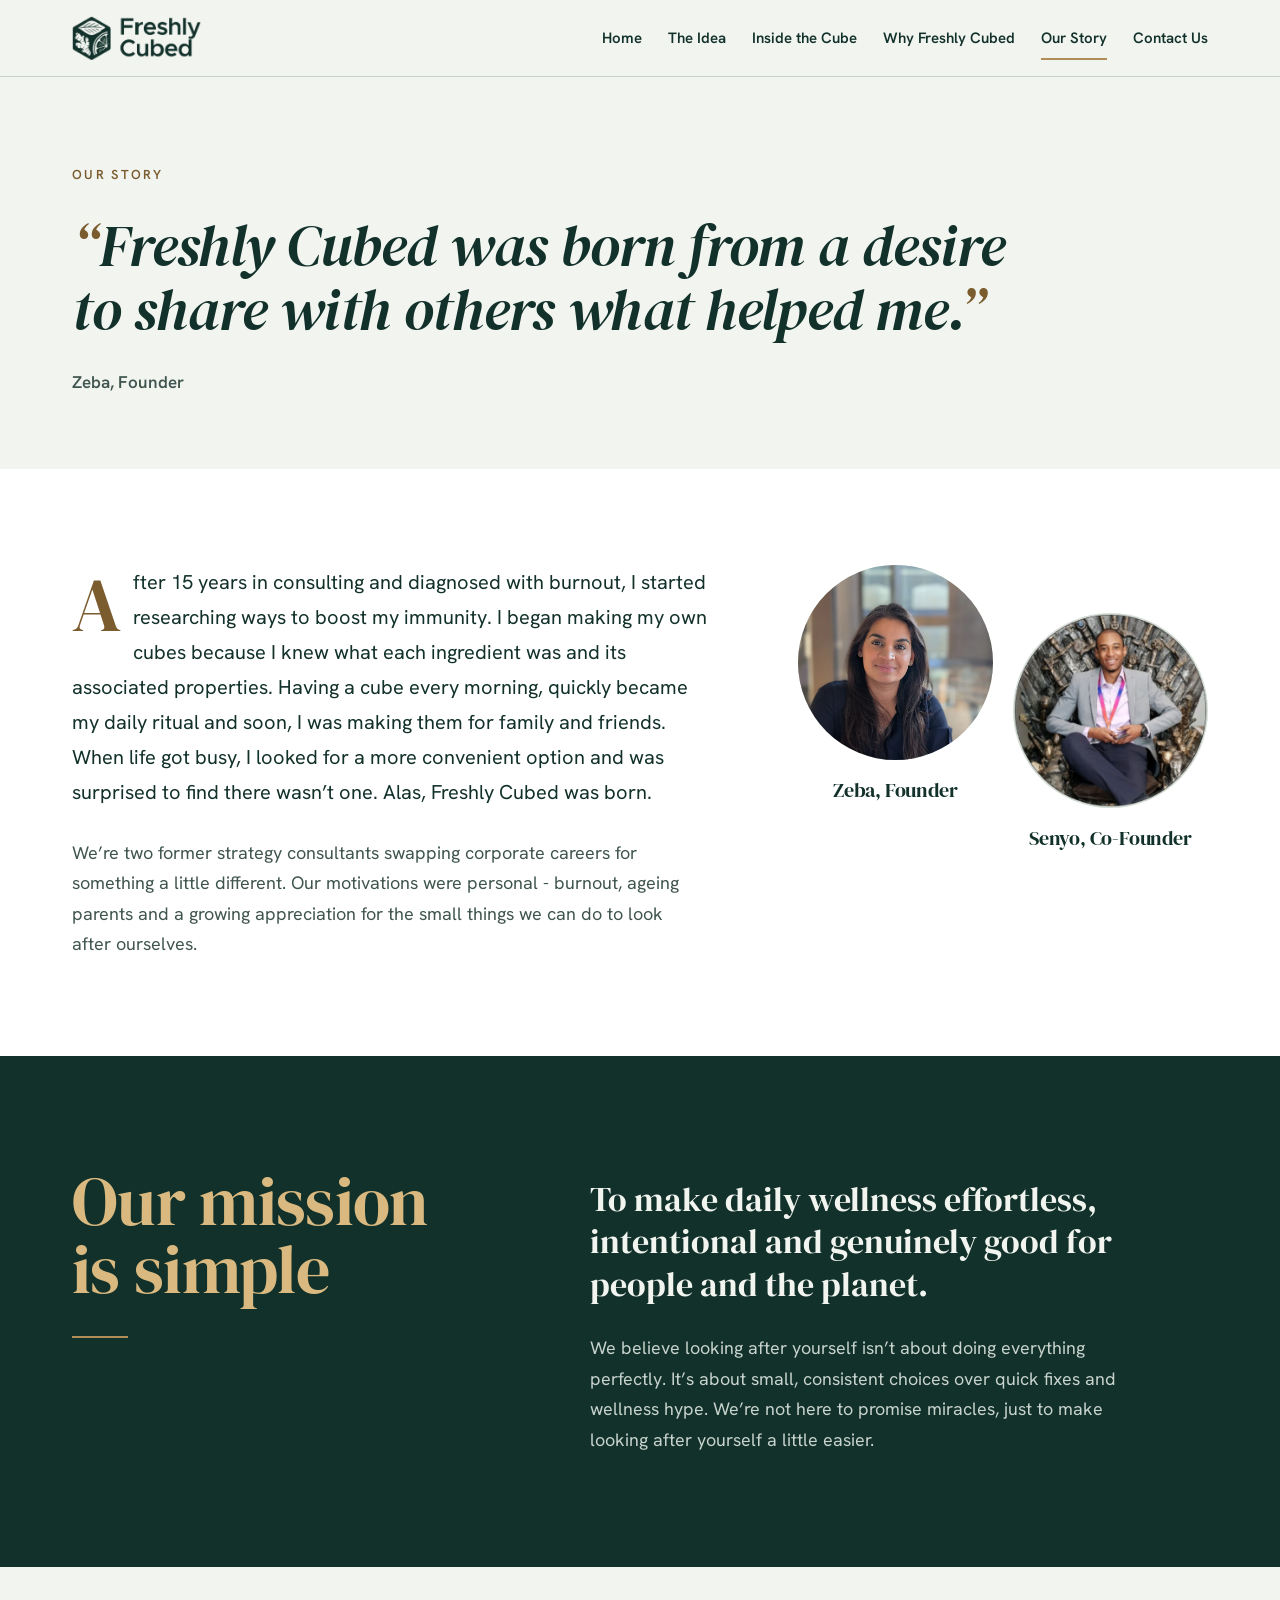
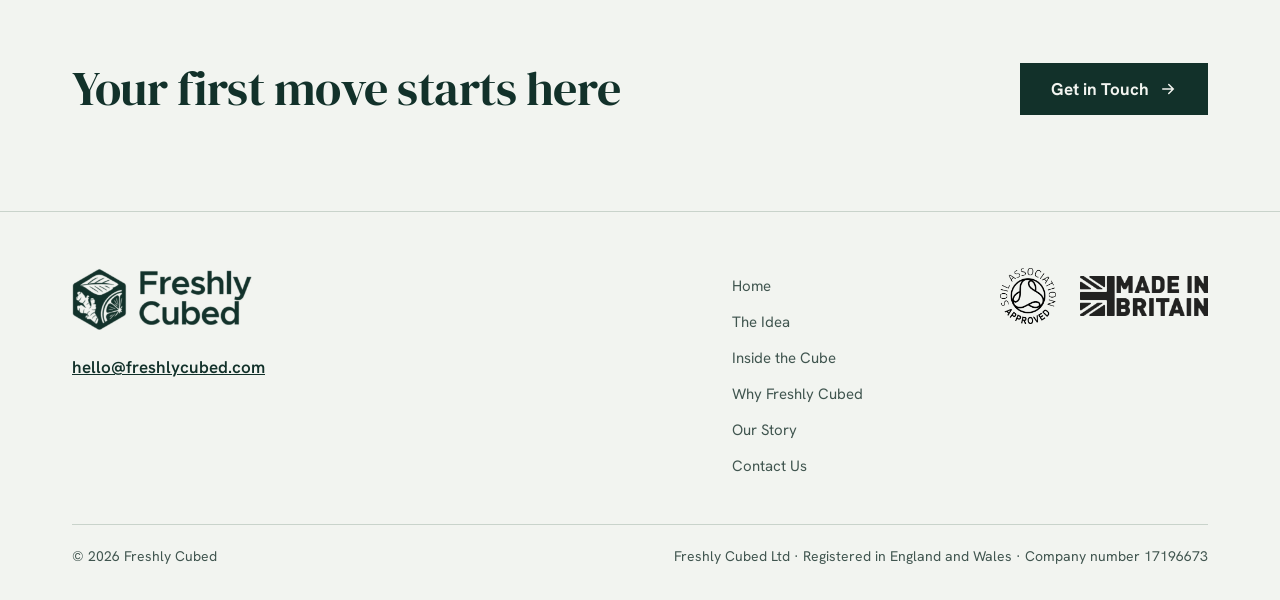
<file: story.html>
<!doctype html>
<html lang="en-GB" class="no-js">
<head>
<meta charset="utf-8">
<meta name="viewport" content="width=device-width, initial-scale=1, viewport-fit=cover">
<title>Our Story | Freshly Cubed</title>
<meta name="description" content="Freshly Cubed was born from a desire to share with others what helped me. Meet founders Zeba and Senyo.">
<meta name="theme-color" content="#F2F4F0">
<meta property="og:site_name" content="Freshly Cubed">
<meta property="og:title" content="Our Story | Freshly Cubed">
<meta property="og:description" content="Freshly Cubed was born from a desire to share with others what helped me. Meet founders Zeba and Senyo.">
<meta property="og:type" content="website">
<meta property="og:image" content="images/cube-ingredients.jpg">
<link rel="canonical" href="https://freshlycubed.com/story">
<link rel="icon" type="image/png" href="images/favicon.png">
<link rel="preconnect" href="https://fonts.googleapis.com">
<link rel="preconnect" href="https://fonts.gstatic.com" crossorigin>
<link rel="stylesheet" href="https://fonts.googleapis.com/css2?family=DM+Serif+Display:ital@0;1&amp;family=Hanken+Grotesk:wght@400;500;600;700&amp;display=swap">
<link rel="stylesheet" href="css/site.css">
<script src="js/site.js" defer></script>
</head>
<body>
<a href="#main" class="skip">Skip to content</a>
<header class="site-header">
  <div class="wrap header-row">
    <a href="index.html" class="brand"><img src="images/logo-forest.webp" width="594" height="203" alt="Freshly Cubed"></a>
    <button class="nav-toggle" type="button" aria-expanded="false" aria-controls="site-nav">
      <svg class="icon-open" width="20" height="20" viewBox="0 0 24 24" fill="none" stroke="currentColor" stroke-width="2" stroke-linecap="round" aria-hidden="true"><path d="M4 7h16M4 12h16M4 17h16"/></svg>
      <svg class="icon-close" width="20" height="20" viewBox="0 0 24 24" fill="none" stroke="currentColor" stroke-width="2" stroke-linecap="round" aria-hidden="true"><path d="M6 6l12 12M18 6 6 18"/></svg>
      Menu
    </button>
    <nav id="site-nav" class="site-nav" aria-label="Main">
      <ul class="nav-list"><li><a href="index.html">Home</a></li><li><a href="the-idea.html">The Idea</a></li><li><a href="inside-the-cube.html">Inside the Cube</a></li><li><a href="why.html">Why Freshly Cubed</a></li><li><a href="story.html" aria-current="page">Our Story</a></li><li><a href="contact.html">Contact Us</a></li></ul>
    </nav>
  </div>
</header>
<main id="main">
<section class="section section--tight-top" style="padding-bottom:72px">
  <div class="wrap stack">
    <p class="eyebrow">Our Story</p>
    <h1 class="quote-xl" style="max-width:1000px;font-size:clamp(34px,5vw,58px);line-height:1.1"><span class="quote-mark" aria-hidden="true">&ldquo;</span>Freshly Cubed was born from a desire to share with others what helped me.<span class="quote-mark" aria-hidden="true">&rdquo;</span></h1>
    <p class="muted" style="font-weight:600">Zeba, Founder</p>
  </div>
</section>

<section class="section bg-paper" style="padding-block:clamp(64px,8vw,96px)">
  <div class="wrap story-grid">
    <div class="story-grid__text stack">
      <p class="dropcap" style="max-width:62ch;font-size:clamp(18px,1.7vw,20px);line-height:1.75">After 15 years in consulting and diagnosed with burnout, I started researching ways to boost my immunity. I began making my own cubes because I knew what each ingredient was and its associated properties. Having a cube every morning, quickly became my daily ritual and soon, I was making them for family and friends. When life got busy, I looked for a more convenient option and was surprised to find there wasn&rsquo;t one. Alas, Freshly Cubed was born.</p>
      <p class="body-lg muted">We&rsquo;re two former strategy consultants swapping corporate careers for something a little different. Our motivations were personal - burnout, ageing parents and a growing appreciation for the small things we can do to look after ourselves.</p>
    </div>
    <div class="story-grid__people portraits"><figure class="portrait"><img src="images/zeba.webp" width="750" height="996" alt="Zeba, founder of Freshly Cubed" loading="lazy"><figcaption>Zeba, Founder</figcaption></figure>
<figure class="portrait"><img src="images/senyo.webp" width="225" height="225" alt="Senyo, co-founder of Freshly Cubed" loading="lazy"><figcaption>Senyo, Co-Founder</figcaption></figure></div>
  </div>
</section>

<section class="section bg-forest">
  <div class="wrap">
    <div class="mission">
      <h2 class="mission__title">Our mission is simple</h2>
      <div class="mission__body">
        <p class="mission__lead">To make daily wellness effortless, intentional and genuinely good for people and the planet.</p>
        <p class="mission__text">We believe looking after yourself isn&rsquo;t about doing everything perfectly. It&rsquo;s about small, consistent choices over quick fixes and wellness hype. We&rsquo;re not here to promise miracles, just to make looking after yourself a little easier.</p>
      </div>
    </div>
  </div>
</section>

<section class="section" style="padding-block:clamp(64px,8vw,96px)">
  <div class="wrap split" style="align-items:center;gap:24px 48px">
    <h2 class="h-section">Your first move starts here</h2>
    <a class="btn" href="contact.html">Get in Touch<svg width="18" height="18" viewBox="0 0 24 24" fill="none" stroke="currentColor" stroke-width="2" stroke-linecap="round" aria-hidden="true"><path d="M5 12h14M13 6l6 6-6 6"/></svg></a>
  </div>
</section>
</main>
<footer class="site-footer">
  <div class="wrap">
    <div class="footer-row">
      <div class="footer-brand">
        <a href="index.html"><img src="images/logo-forest.webp" width="594" height="203" alt="Freshly Cubed" loading="lazy"></a>
        <a class="footer-email" href="mailto:hello@freshlycubed.com">hello@freshlycubed.com</a>
      </div>
      <nav class="footer-nav" aria-label="Footer"><ul><li><a href="index.html">Home</a></li><li><a href="the-idea.html">The Idea</a></li><li><a href="inside-the-cube.html">Inside the Cube</a></li><li><a href="why.html">Why Freshly Cubed</a></li><li><a href="story.html">Our Story</a></li><li><a href="contact.html">Contact Us</a></li></ul></nav>
      <div class="badges">
        <img src="images/soil-association.webp" width="400" height="399" alt="Soil Association approved organic">
        <img class="badge-wide" src="images/made-in-britain.webp" width="400" height="125" alt="Made in Britain">
      </div>
    </div>
    <div class="footer-base">
      <p>&copy; <span data-year>2026</span> Freshly Cubed</p>
      <p>Freshly Cubed Ltd &middot; Registered in England and Wales &middot; Company number 17196673</p>
    </div>
  </div>
</footer>
</body>
</html>
</file>
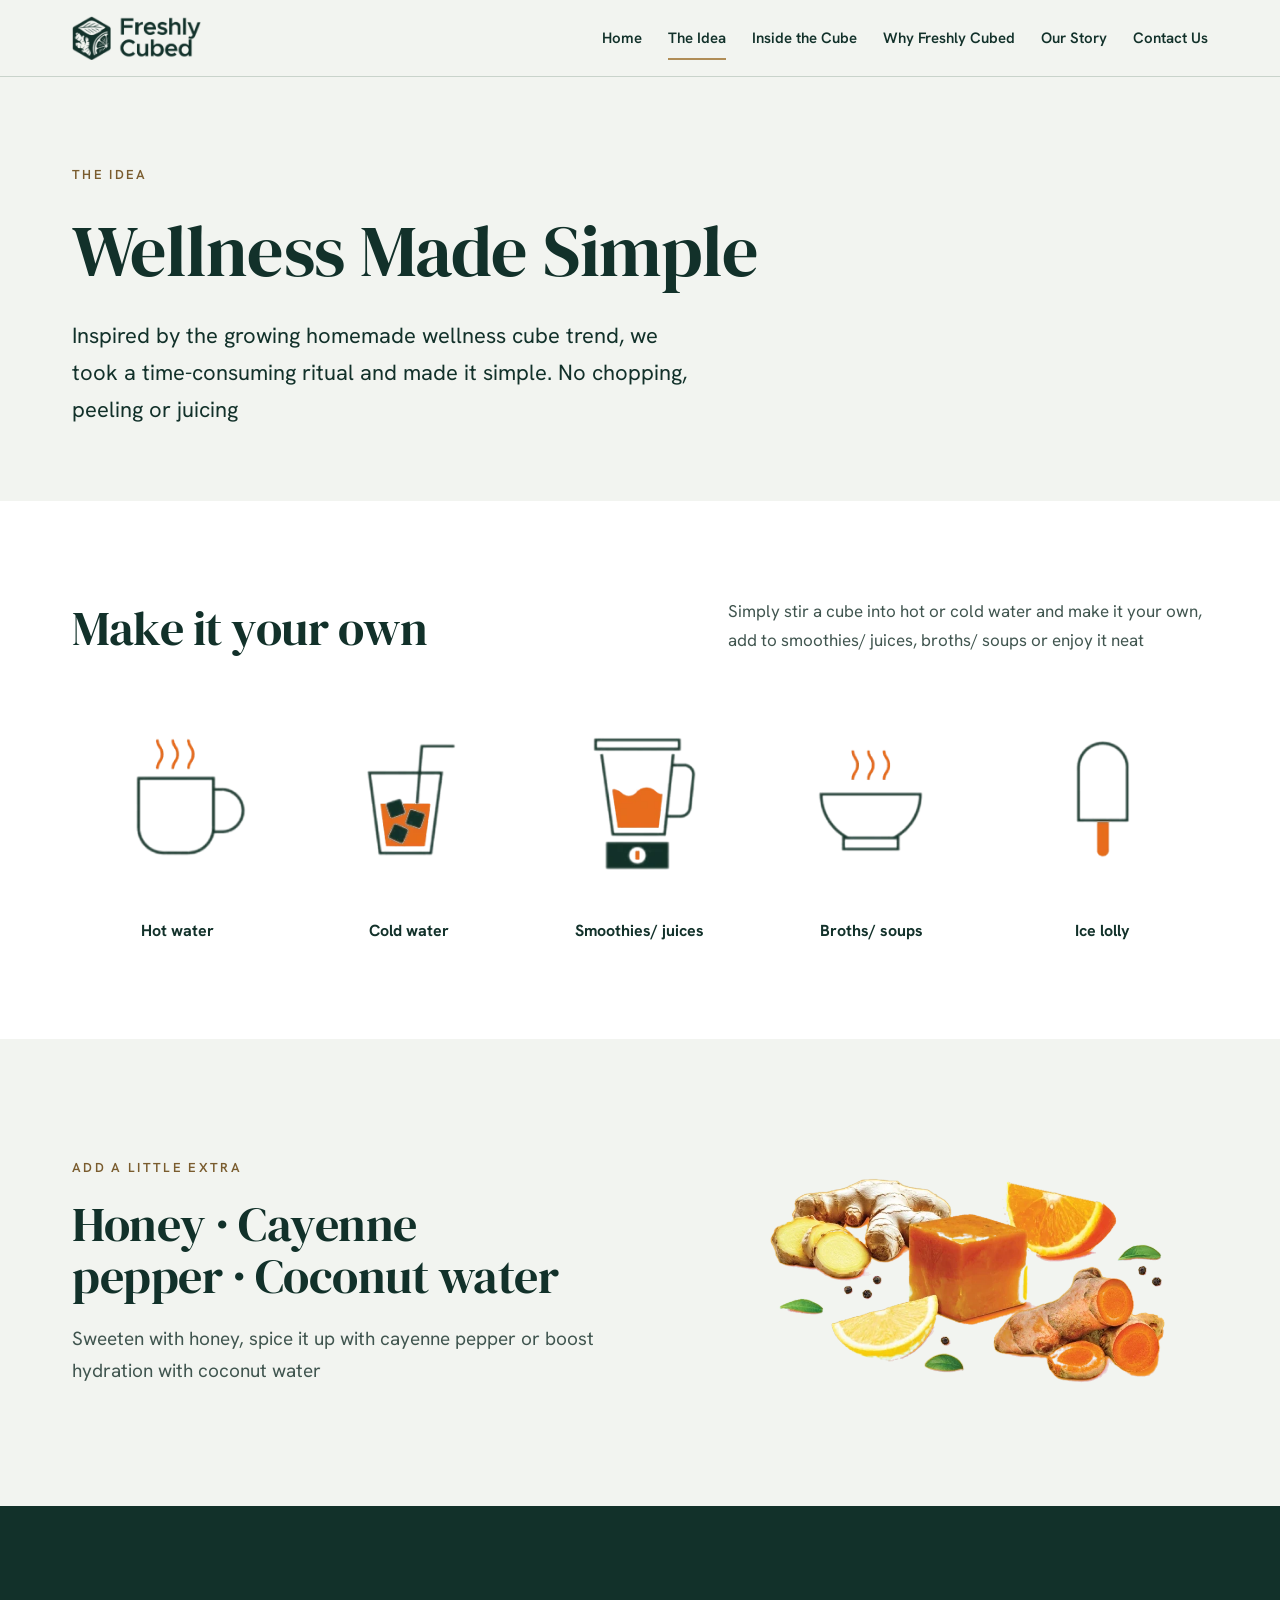
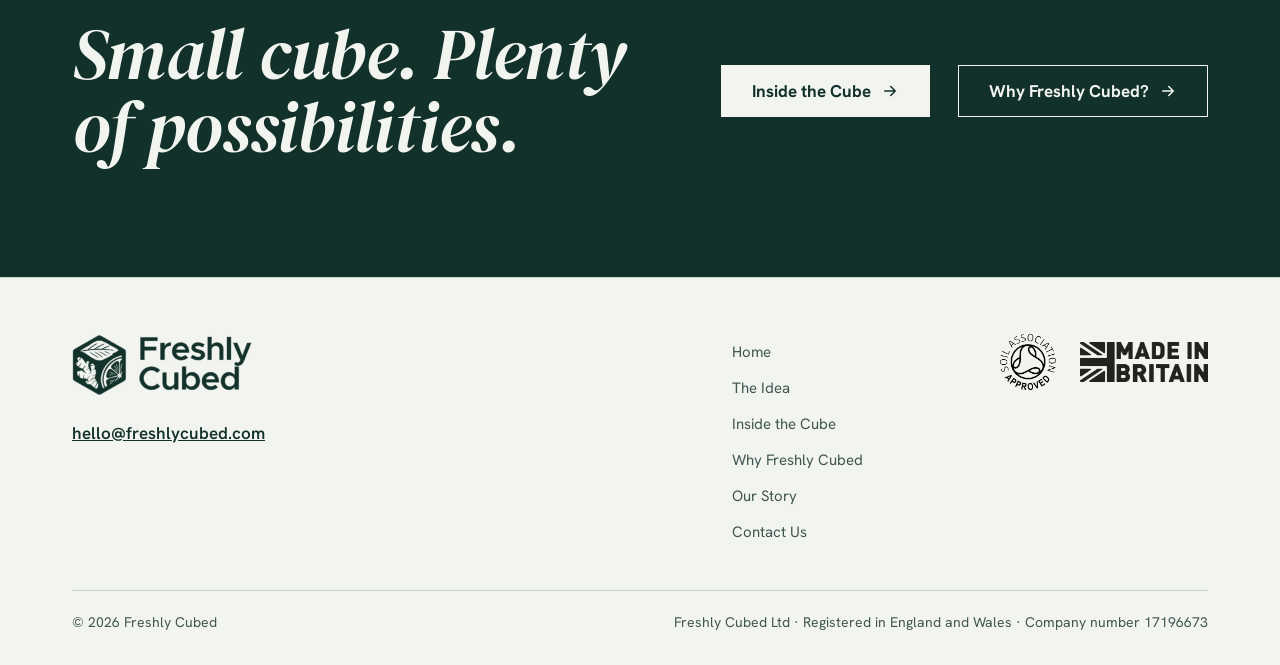
<file: the-idea.html>
<!doctype html>
<html lang="en-GB" class="no-js">
<head>
<meta charset="utf-8">
<meta name="viewport" content="width=device-width, initial-scale=1, viewport-fit=cover">
<title>The Idea | Freshly Cubed</title>
<meta name="description" content="Wellness made simple. No chopping, peeling or juicing: stir a Freshly Cubed cube into hot or cold water, smoothies, broths or soups.">
<meta name="theme-color" content="#F2F4F0">
<meta property="og:site_name" content="Freshly Cubed">
<meta property="og:title" content="The Idea | Freshly Cubed">
<meta property="og:description" content="Wellness made simple. No chopping, peeling or juicing: stir a Freshly Cubed cube into hot or cold water, smoothies, broths or soups.">
<meta property="og:type" content="website">
<meta property="og:image" content="images/cube-ingredients.jpg">
<link rel="canonical" href="https://freshlycubed.com/the-idea">
<link rel="icon" type="image/png" href="images/favicon.png">
<link rel="preconnect" href="https://fonts.googleapis.com">
<link rel="preconnect" href="https://fonts.gstatic.com" crossorigin>
<link rel="stylesheet" href="https://fonts.googleapis.com/css2?family=DM+Serif+Display:ital@0;1&amp;family=Hanken+Grotesk:wght@400;500;600;700&amp;display=swap">
<link rel="stylesheet" href="css/site.css">
<script src="js/site.js" defer></script>
</head>
<body>
<a href="#main" class="skip">Skip to content</a>
<header class="site-header">
  <div class="wrap header-row">
    <a href="index.html" class="brand"><img src="images/logo-forest.webp" width="594" height="203" alt="Freshly Cubed"></a>
    <button class="nav-toggle" type="button" aria-expanded="false" aria-controls="site-nav">
      <svg class="icon-open" width="20" height="20" viewBox="0 0 24 24" fill="none" stroke="currentColor" stroke-width="2" stroke-linecap="round" aria-hidden="true"><path d="M4 7h16M4 12h16M4 17h16"/></svg>
      <svg class="icon-close" width="20" height="20" viewBox="0 0 24 24" fill="none" stroke="currentColor" stroke-width="2" stroke-linecap="round" aria-hidden="true"><path d="M6 6l12 12M18 6 6 18"/></svg>
      Menu
    </button>
    <nav id="site-nav" class="site-nav" aria-label="Main">
      <ul class="nav-list"><li><a href="index.html">Home</a></li><li><a href="the-idea.html" aria-current="page">The Idea</a></li><li><a href="inside-the-cube.html">Inside the Cube</a></li><li><a href="why.html">Why Freshly Cubed</a></li><li><a href="story.html">Our Story</a></li><li><a href="contact.html">Contact Us</a></li></ul>
    </nav>
  </div>
</header>
<main id="main">
<section class="section section--tight-top" style="padding-bottom:72px">
  <div class="wrap stack">
    <p class="eyebrow">The Idea</p>
    <h1 class="h-display" style="max-width:900px">Wellness Made Simple</h1>
    <p class="lede" style="max-width:52ch;font-size:clamp(19px,1.8vw,22px)">Inspired by the growing homemade wellness cube trend, we took a time-consuming ritual and made it simple. No chopping, peeling or juicing</p>
  </div>
</section>

<section class="section bg-paper" style="padding-block:clamp(64px,8vw,96px)">
  <div class="wrap stack" style="gap:40px">
    <div class="split">
      <h2 class="h-section">Make it your own</h2>
      <p class="body-lg muted" style="max-width:48ch;font-size:17px">Simply stir a cube into hot or cold water and make it your own, add to smoothies/ juices, broths/ soups or enjoy it neat</p>
    </div>
    <ul class="serve-grid serve-grid--lg"><li><img src="images/serve-hot-water.webp" width="206" height="206" alt="" loading="lazy"><span>Hot water</span></li><li><img src="images/serve-cold-water.webp" width="206" height="206" alt="" loading="lazy"><span>Cold water</span></li><li><img src="images/serve-smoothies.webp" width="206" height="206" alt="" loading="lazy"><span>Smoothies/ juices</span></li><li><img src="images/serve-soups.webp" width="206" height="206" alt="" loading="lazy"><span>Broths/ soups</span></li><li><img src="images/serve-ice-lolly.webp" width="206" height="206" alt="" loading="lazy"><span>Ice lolly</span></li></ul>
  </div>
</section>

<section class="section">
  <div class="wrap feature-row" style="gap:40px 72px">
    <div class="feature-row__text stack-sm" style="flex-basis:420px">
      <p class="eyebrow">Add a little extra</p>
      <h2 class="h-section">Honey · Cayenne pepper · Coconut water</h2>
      <p class="body-lg muted" style="font-size:19px">Sweeten with honey, spice it up with cayenne pepper or boost hydration with coconut water</p>
    </div>
    <div class="feature-row__media feature-row__media--narrow">
      <div class="photo-panel photo-panel--square">
        <img src="images/cube-ingredients.webp" width="852" height="450" alt="The Freshly Cubed cube with its five ingredients" loading="lazy">
      </div>
    </div>
  </div>
</section>

<section class="section bg-forest">
  <div class="wrap split" style="gap:32px 64px;align-items:center">
    <p class="statement">Small cube. Plenty of possibilities.</p>
    <div class="cluster">
      <a class="btn btn--light" href="inside-the-cube.html">Inside the Cube<svg width="18" height="18" viewBox="0 0 24 24" fill="none" stroke="currentColor" stroke-width="2" stroke-linecap="round" aria-hidden="true"><path d="M5 12h14M13 6l6 6-6 6"/></svg></a>
      <a class="btn btn--ghost-light" href="why.html">Why Freshly Cubed?<svg width="18" height="18" viewBox="0 0 24 24" fill="none" stroke="currentColor" stroke-width="2" stroke-linecap="round" aria-hidden="true"><path d="M5 12h14M13 6l6 6-6 6"/></svg></a>
    </div>
  </div>
</section>
</main>
<footer class="site-footer">
  <div class="wrap">
    <div class="footer-row">
      <div class="footer-brand">
        <a href="index.html"><img src="images/logo-forest.webp" width="594" height="203" alt="Freshly Cubed" loading="lazy"></a>
        <a class="footer-email" href="mailto:hello@freshlycubed.com">hello@freshlycubed.com</a>
      </div>
      <nav class="footer-nav" aria-label="Footer"><ul><li><a href="index.html">Home</a></li><li><a href="the-idea.html">The Idea</a></li><li><a href="inside-the-cube.html">Inside the Cube</a></li><li><a href="why.html">Why Freshly Cubed</a></li><li><a href="story.html">Our Story</a></li><li><a href="contact.html">Contact Us</a></li></ul></nav>
      <div class="badges">
        <img src="images/soil-association.webp" width="400" height="399" alt="Soil Association approved organic">
        <img class="badge-wide" src="images/made-in-britain.webp" width="400" height="125" alt="Made in Britain">
      </div>
    </div>
    <div class="footer-base">
      <p>&copy; <span data-year>2026</span> Freshly Cubed</p>
      <p>Freshly Cubed Ltd &middot; Registered in England and Wales &middot; Company number 17196673</p>
    </div>
  </div>
</footer>
</body>
</html>
</file>
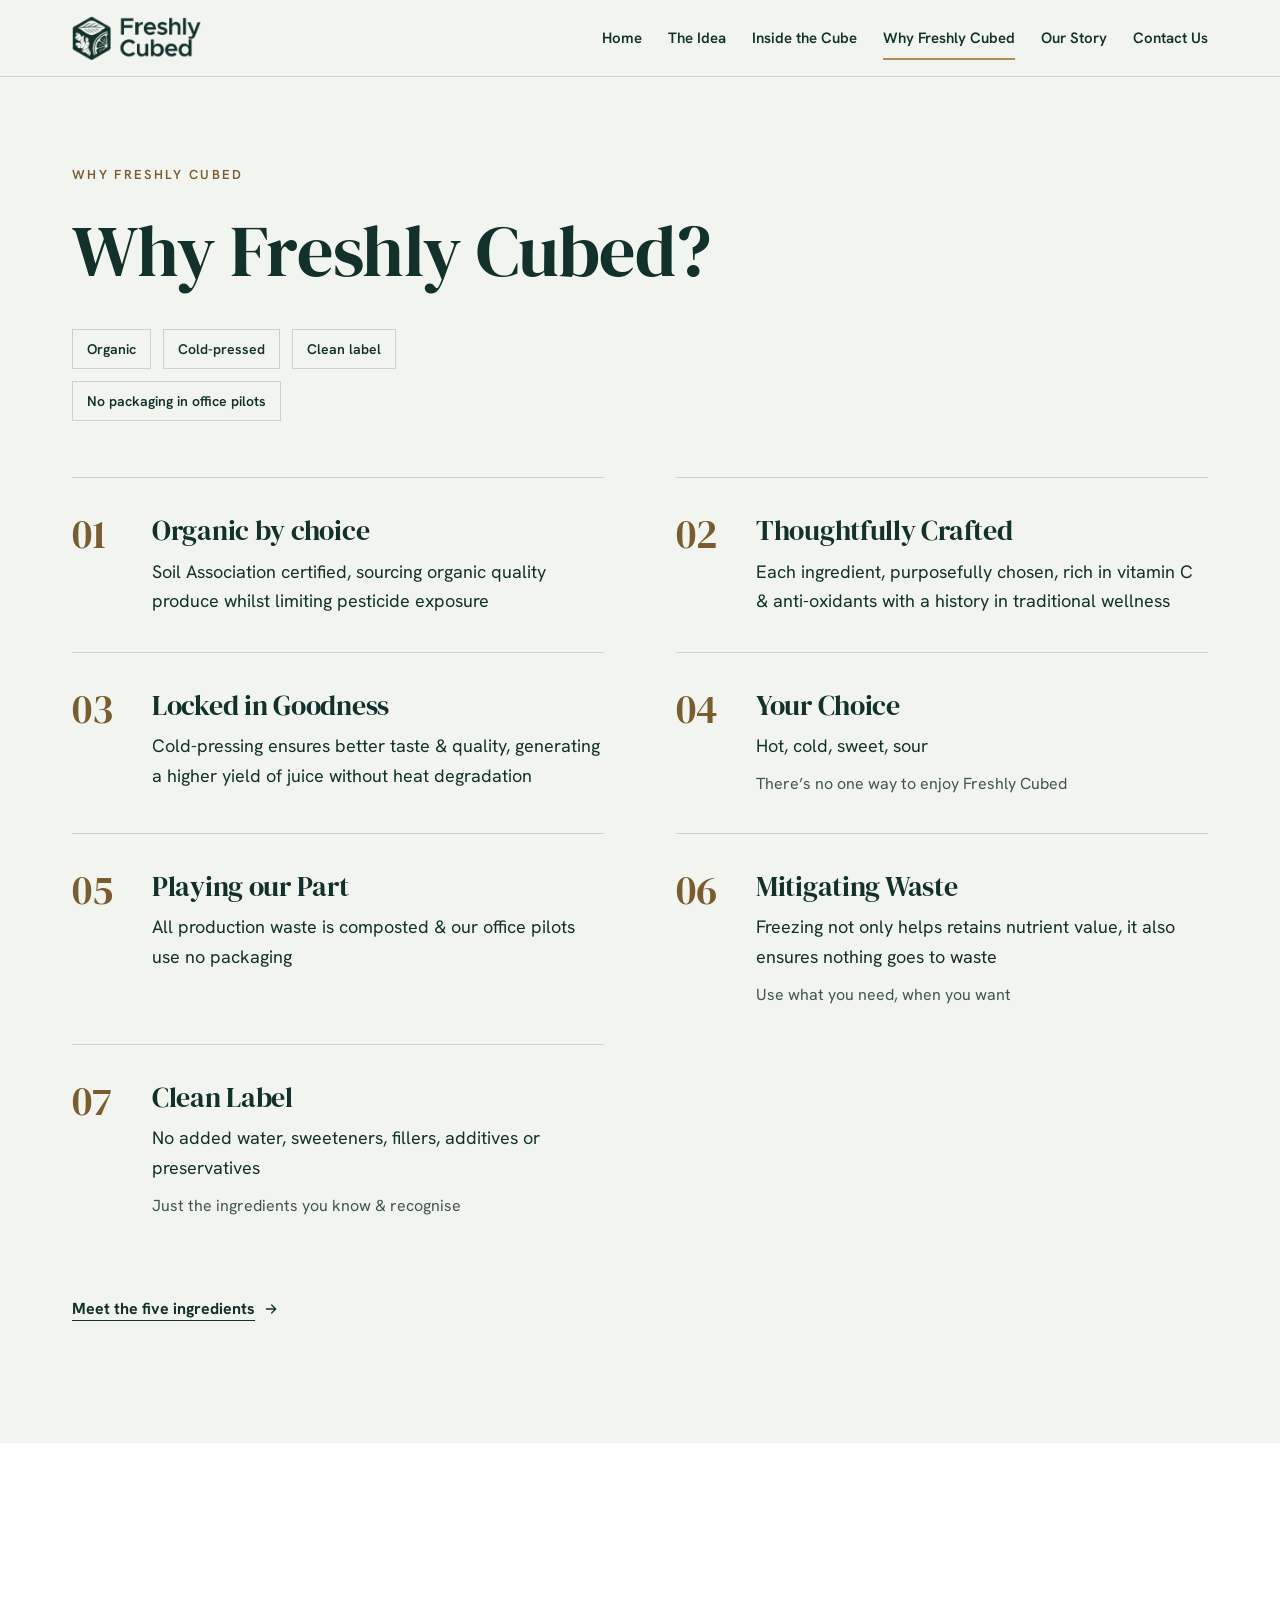
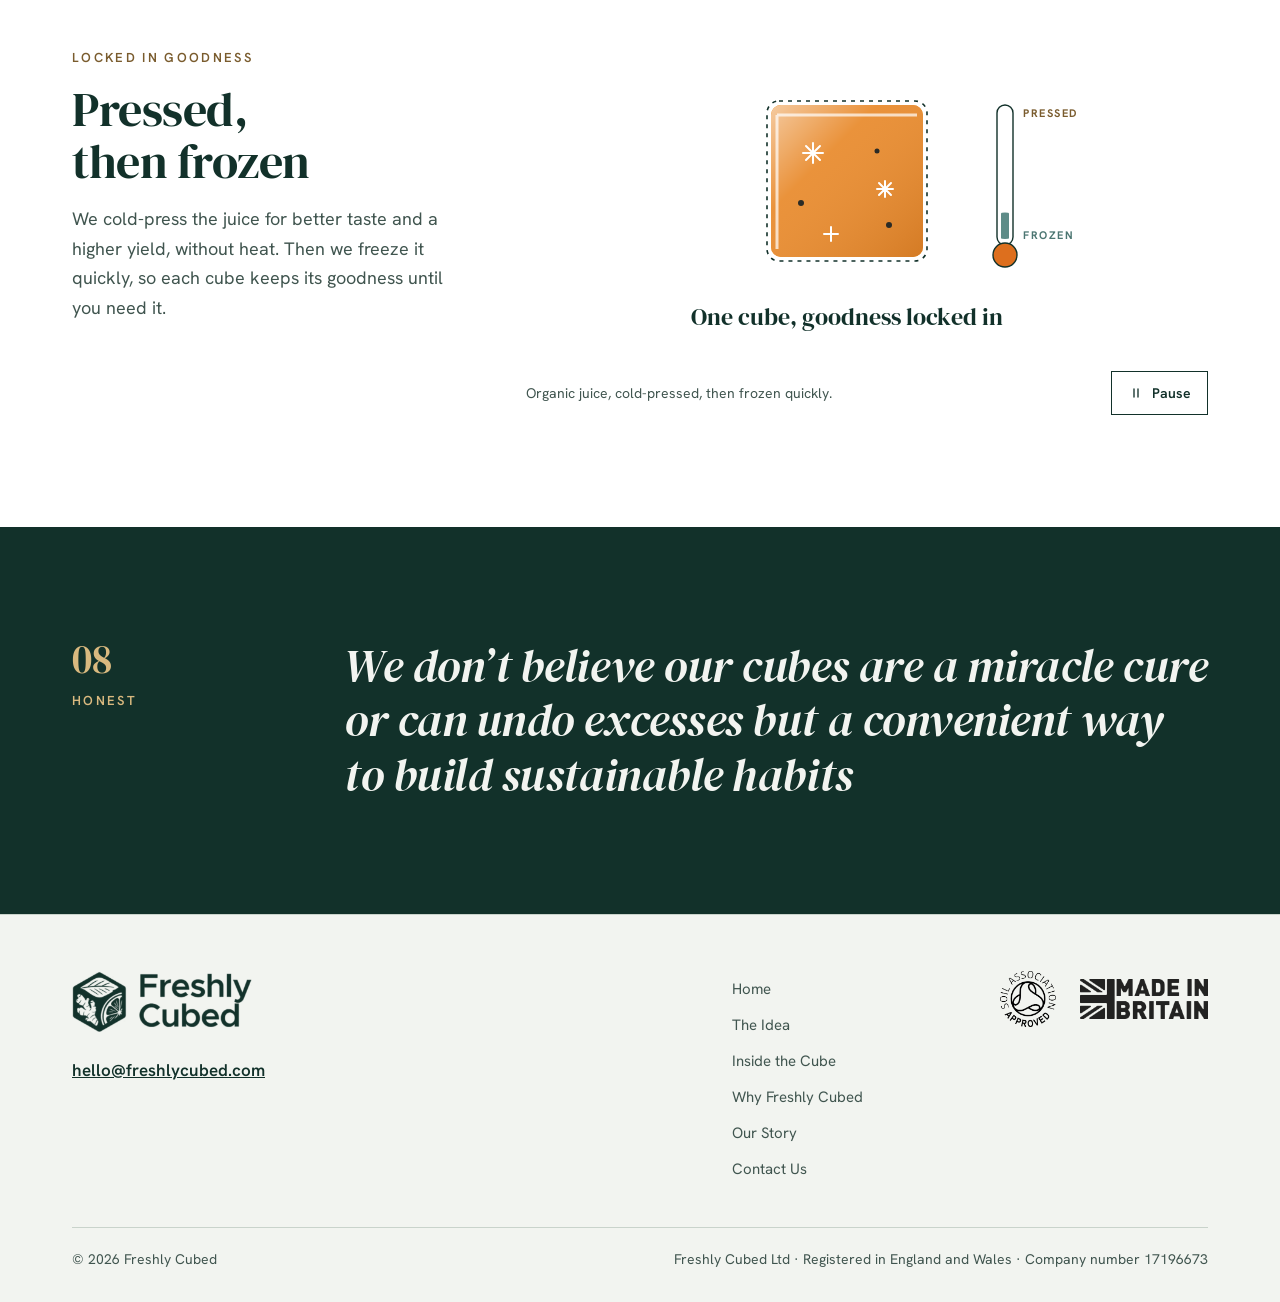
<file: why.html>
<!doctype html>
<html lang="en-GB" class="no-js">
<head>
<meta charset="utf-8">
<meta name="viewport" content="width=device-width, initial-scale=1, viewport-fit=cover">
<title>Why Freshly Cubed | Freshly Cubed</title>
<meta name="description" content="Organic, thoughtfully crafted, cold-pressed and clean label. Eight reasons behind every Freshly Cubed cube.">
<meta name="theme-color" content="#F2F4F0">
<meta property="og:site_name" content="Freshly Cubed">
<meta property="og:title" content="Why Freshly Cubed | Freshly Cubed">
<meta property="og:description" content="Organic, thoughtfully crafted, cold-pressed and clean label. Eight reasons behind every Freshly Cubed cube.">
<meta property="og:type" content="website">
<meta property="og:image" content="images/cube-ingredients.jpg">
<link rel="canonical" href="https://freshlycubed.com/why">
<link rel="icon" type="image/png" href="images/favicon.png">
<link rel="preconnect" href="https://fonts.googleapis.com">
<link rel="preconnect" href="https://fonts.gstatic.com" crossorigin>
<link rel="stylesheet" href="https://fonts.googleapis.com/css2?family=DM+Serif+Display:ital@0;1&amp;family=Hanken+Grotesk:wght@400;500;600;700&amp;display=swap">
<link rel="stylesheet" href="css/site.css">
<script src="js/site.js" defer></script>
</head>
<body>
<a href="#main" class="skip">Skip to content</a>
<header class="site-header">
  <div class="wrap header-row">
    <a href="index.html" class="brand"><img src="images/logo-forest.webp" width="594" height="203" alt="Freshly Cubed"></a>
    <button class="nav-toggle" type="button" aria-expanded="false" aria-controls="site-nav">
      <svg class="icon-open" width="20" height="20" viewBox="0 0 24 24" fill="none" stroke="currentColor" stroke-width="2" stroke-linecap="round" aria-hidden="true"><path d="M4 7h16M4 12h16M4 17h16"/></svg>
      <svg class="icon-close" width="20" height="20" viewBox="0 0 24 24" fill="none" stroke="currentColor" stroke-width="2" stroke-linecap="round" aria-hidden="true"><path d="M6 6l12 12M18 6 6 18"/></svg>
      Menu
    </button>
    <nav id="site-nav" class="site-nav" aria-label="Main">
      <ul class="nav-list"><li><a href="index.html">Home</a></li><li><a href="the-idea.html">The Idea</a></li><li><a href="inside-the-cube.html">Inside the Cube</a></li><li><a href="why.html" aria-current="page">Why Freshly Cubed</a></li><li><a href="story.html">Our Story</a></li><li><a href="contact.html">Contact Us</a></li></ul>
    </nav>
  </div>
</header>
<main id="main">
<section class="section section--tight-top" style="padding-bottom:56px">
  <div class="wrap split" style="gap:40px 72px">
    <div class="stack">
      <p class="eyebrow">Why Freshly Cubed</p>
      <h1 class="h-display" style="max-width:640px">Why Freshly Cubed?</h1>
    </div>
    <div class="tags"><span class="tag">Organic</span><span class="tag">Cold-pressed</span><span class="tag">Clean label</span><span class="tag">No packaging in office pilots</span></div>
  </div>
</section>

<section class="section section--flush-top">
  <div class="wrap">
    <ol class="reasons"><li><div class="reason-num">01</div><div class="reason-body"><h3 class="h-card">Organic by choice</h3><p>Soil Association certified, sourcing organic quality produce whilst limiting pesticide exposure</p></div></li><li><div class="reason-num">02</div><div class="reason-body"><h3 class="h-card">Thoughtfully Crafted</h3><p>Each ingredient, purposefully chosen, rich in vitamin C &amp; anti-oxidants with a history in traditional wellness</p></div></li><li><div class="reason-num">03</div><div class="reason-body"><h3 class="h-card">Locked in Goodness</h3><p>Cold-pressing ensures better taste &amp; quality, generating a higher yield of juice without heat degradation</p></div></li><li><div class="reason-num">04</div><div class="reason-body"><h3 class="h-card">Your Choice</h3><p>Hot, cold, sweet, sour</p><p class="muted">There&rsquo;s no one way to enjoy Freshly Cubed</p></div></li><li><div class="reason-num">05</div><div class="reason-body"><h3 class="h-card">Playing our Part</h3><p>All production waste is composted &amp; our office pilots use no packaging</p></div></li><li><div class="reason-num">06</div><div class="reason-body"><h3 class="h-card">Mitigating Waste</h3><p>Freezing not only helps retains nutrient value, it also ensures nothing goes to waste</p><p class="muted">Use what you need, when you want</p></div></li><li><div class="reason-num">07</div><div class="reason-body"><h3 class="h-card">Clean Label</h3><p>No added water, sweeteners, fillers, additives or preservatives</p><p class="muted">Just the ingredients you know &amp; recognise</p></div></li></ol>
    <p style="margin-top:32px"><a class="link-arrow" href="inside-the-cube.html">Meet the five ingredients<svg width="16" height="16" viewBox="0 0 24 24" fill="none" stroke="currentColor" stroke-width="2" stroke-linecap="round" aria-hidden="true"><path d="M5 12h14M13 6l6 6-6 6"/></svg></a></p>
  </div>
</section>

<section class="section bg-paper" aria-labelledby="freeze-h">
  <div class="wrap ig">
    <div class="ig__text">
      <p class="eyebrow">Locked in goodness</p>
      <h2 class="h-section" id="freeze-h">Pressed, then frozen</h2>
      <p class="muted">We cold-press the juice for better taste and a higher yield, without heat. Then we freeze it quickly, so each cube keeps its goodness until you need it.</p>
    </div>
    <figure class="ig__fig">
      <svg class="freeze" id="freeze-fig" data-play-loop viewBox="0 0 560 400" role="img" aria-labelledby="freeze-title">
        <title id="freeze-title">Drops of cold-pressed juice fill a cube shape, frost forms, and the juice becomes one frozen cube</title>
        <defs>
          <linearGradient id="freeze-ice" x1="0" y1="0" x2="1" y2="1">
            <stop offset="0" stop-color="#FFFFFF" stop-opacity=".55"/><stop offset=".35" stop-color="#FFFFFF" stop-opacity=".08"/><stop offset="1" stop-color="#7A3A0A" stop-opacity=".18"/>
          </linearGradient>
          <clipPath id="freeze-clip"><rect x="184" y="150" width="152" height="152" rx="10"/></clipPath>
        </defs>
        <circle class="drop" cx="260" cy="0" r="7" fill="#F2A13A"/>
        <circle class="drop" cx="252" cy="0" r="5" fill="#F2A13A"/>
        <circle class="drop" cx="268" cy="0" r="6" fill="#F2A13A"/>
        <rect x="180" y="146" width="160" height="160" rx="12" fill="#FFFFFF" stroke="#12312A" stroke-width="1.6" stroke-dasharray="4 5"/>
        <g clip-path="url(#freeze-clip)">
          <rect class="liq" x="184" y="150" width="152" height="152" fill="#F2A13A"/>
          <g class="frost">
            <rect x="184" y="150" width="152" height="152" fill="#E8892A"/>
            <rect x="184" y="150" width="152" height="152" fill="url(#freeze-ice)"/>
            <path d="M190 160h140M190 160v134" stroke="#FFFFFF" stroke-opacity=".7" stroke-width="3" fill="none"/>
            <circle cx="214" cy="248" r="3" fill="#2B2B26"/><circle cx="290" cy="196" r="2.5" fill="#2B2B26"/><circle cx="302" cy="270" r="3" fill="#2B2B26"/>
          </g>
        </g>
        <g fill="none" stroke="#FFFFFF" stroke-width="2" stroke-linecap="round">
          <path class="flake" d="M226 188v20M216 198h20M219 191l14 14M233 191l-14 14"/>
          <path class="flake" d="M298 226v16M290 234h16M292 228l12 12M304 228l-12 12"/>
          <path class="flake" d="M244 272v14M237 279h14"/>
        </g>
        <g transform="translate(410 150)">
          <rect x="0" y="0" width="16" height="140" rx="8" fill="#FFFFFF" stroke="#12312A" stroke-width="1.4"/>
          <rect class="merc" x="4" y="14" width="8" height="120" rx="4" fill="#5E8C88"/>
          <circle cx="8" cy="150" r="12" fill="#DD6F1E" stroke="#12312A" stroke-width="1.4"/>
          <text class="tl" x="26" y="12" fill="#7A5C2E">PRESSED</text>
          <text class="tl" x="26" y="134" fill="#4C7672">FROZEN</text>
        </g>
        <text class="cap cap1" x="260" y="370">Cold-pressed juice</text>
        <text class="cap cap2" x="260" y="370">Frozen quickly</text>
        <text class="cap cap3" x="260" y="370">One cube, goodness locked in</text>
      </svg>
      <figcaption class="ig__bar"><span class="ig__cap">Organic juice, cold-pressed, then frozen quickly.</span><button class="ig-btn" type="button" data-pause="freeze-fig" aria-pressed="false"><svg viewBox="0 0 24 24" aria-hidden="true"><path d="M9 6v12M15 6v12"/></svg><span>Pause</span></button></figcaption>
    </figure>
  </div>
</section>

<section class="section bg-forest">
  <div class="wrap">
    <figure class="pull">
      <figcaption><div class="reason-num">08</div><p class="eyebrow">Honest</p></figcaption>
      <blockquote>We don&rsquo;t believe our cubes are a miracle cure or can undo excesses but a convenient way to build sustainable habits</blockquote>
    </figure>
  </div>
</section>
</main>
<footer class="site-footer">
  <div class="wrap">
    <div class="footer-row">
      <div class="footer-brand">
        <a href="index.html"><img src="images/logo-forest.webp" width="594" height="203" alt="Freshly Cubed" loading="lazy"></a>
        <a class="footer-email" href="mailto:hello@freshlycubed.com">hello@freshlycubed.com</a>
      </div>
      <nav class="footer-nav" aria-label="Footer"><ul><li><a href="index.html">Home</a></li><li><a href="the-idea.html">The Idea</a></li><li><a href="inside-the-cube.html">Inside the Cube</a></li><li><a href="why.html">Why Freshly Cubed</a></li><li><a href="story.html">Our Story</a></li><li><a href="contact.html">Contact Us</a></li></ul></nav>
      <div class="badges">
        <img src="images/soil-association.webp" width="400" height="399" alt="Soil Association approved organic">
        <img class="badge-wide" src="images/made-in-britain.webp" width="400" height="125" alt="Made in Britain">
      </div>
    </div>
    <div class="footer-base">
      <p>&copy; <span data-year>2026</span> Freshly Cubed</p>
      <p>Freshly Cubed Ltd &middot; Registered in England and Wales &middot; Company number 17196673</p>
    </div>
  </div>
</footer>
</body>
</html>
</file>
<file: css/site.css>
/* Freshly Cubed — Design A "Botanical"
   Layout: one 1200px editorial column; mint ground, white and forest bands,
   the product photo sits on white panels; brand orange is kept for small accents. */
:root {
  --forest: #12312A;
  --mint: #F2F4F0;
  --paper: #FFFFFF;
  --sage: #40554F;
  --mist: #C7D3CC;
  --line: #C9D3CB;
  --line-soft: #D5DDD6;
  --gold: #7A5C2E;
  --brass: #B08D57;
  --sand: #D9B97F;
  --orange: #F8AE1C;

  --display: 'DM Serif Display', Georgia, 'Times New Roman', serif;
  --body: 'Hanken Grotesk', system-ui, -apple-system, 'Segoe UI', Roboto, sans-serif;

  --gutter: clamp(16px, 4vw, 32px);
  --section: clamp(64px, 9vw, 112px);
  --header-h: 76px;
  color-scheme: light;
}

*, *::before, *::after { box-sizing: border-box; }
html { -webkit-text-size-adjust: 100%; scroll-behavior: smooth; }
body {
  margin: 0;
  background: var(--mint);
  color: var(--forest);
  font-family: var(--body);
  font-size: 17px;
  line-height: 1.6;
  -webkit-font-smoothing: antialiased;
  text-rendering: optimizeLegibility;
}
body::before {
  content: "";
  position: fixed;
  inset: 0 0 auto;
  height: env(safe-area-inset-top, 0px);
  z-index: 40;
  background: var(--mint);
}
img { max-width: 100%; height: auto; display: block; }
a { color: inherit; }
p { margin: 0; }
h1, h2, h3 {
  margin: 0;
  font-family: var(--display);
  font-weight: 400;
  letter-spacing: -0.01em;
  text-wrap: balance;
}
ul, ol { list-style: none; margin: 0; padding: 0; }
:focus-visible { outline: 3px solid var(--gold); outline-offset: 3px; }
[hidden] { display: none !important; }

.wrap {
  width: 100%;
  max-width: 1200px;
  margin-inline: auto;
  padding-left: max(var(--gutter), env(safe-area-inset-left, 0px));
  padding-right: max(var(--gutter), env(safe-area-inset-right, 0px));
}

.skip {
  position: absolute;
  left: -9999px;
  top: 12px;
  z-index: 50;
  padding: 12px 18px;
  background: var(--forest);
  color: var(--mint);
  font-weight: 700;
}
.skip:focus { left: 16px; }

/* ---------- Type ---------- */
.eyebrow {
  font-size: 13px;
  font-weight: 600;
  letter-spacing: 0.18em;
  text-transform: uppercase;
  color: var(--gold);
}
.h-display { font-size: clamp(40px, 6vw, 72px); line-height: 1.04; }
.h-section { font-size: clamp(30px, 4vw, 48px); line-height: 1.08; }
.h-card { font-size: clamp(24px, 2.4vw, 28px); line-height: 1.15; }
.lede { max-width: 56ch; font-size: clamp(18px, 1.6vw, 21px); line-height: 1.7; }
.body-lg { max-width: 62ch; font-size: 18px; line-height: 1.7; }
.muted { color: var(--sage); }
.accent-italic { font-style: italic; color: var(--gold); }

/* ---------- Header ---------- */
.site-header {
  position: sticky;
  top: env(safe-area-inset-top, 0px);
  z-index: 30;
  background: var(--mint);
  border-bottom: 1px solid var(--line);
}
.header-row {
  display: flex;
  align-items: center;
  justify-content: space-between;
  gap: 16px 32px;
  min-height: var(--header-h);
  padding-block: 12px;
}
.brand {
  display: inline-flex;
  align-items: center;
  gap: 10px;
  min-height: 44px;
  font-family: var(--display);
  font-size: 24px;
  text-decoration: none;
  white-space: nowrap;
}
.brand img { width: auto; height: 44px; }
.nav-list {
  display: flex;
  flex-wrap: wrap;
  align-items: center;
  gap: 4px 26px;
  font-size: 15px;
  font-weight: 600;
}
.nav-list a {
  display: inline-flex;
  align-items: center;
  min-height: 44px;
  text-decoration: none;
  box-shadow: inset 0 -2px 0 transparent;
  transition: box-shadow 180ms ease-out;
}
.nav-list a:hover { box-shadow: inset 0 -2px 0 var(--line); }
.nav-list a[aria-current="page"] { box-shadow: inset 0 -2px 0 var(--brass); }

.nav-toggle {
  display: none;
  align-items: center;
  gap: 10px;
  min-height: 44px;
  padding: 0 14px;
  background: transparent;
  color: var(--forest);
  border: 1px solid var(--forest);
  font: 700 15px/1 var(--body);
  cursor: pointer;
}
.nav-toggle .icon-close { display: none; }
.nav-toggle[aria-expanded="true"] .icon-open { display: none; }
.nav-toggle[aria-expanded="true"] .icon-close { display: block; }

@media (max-width: 1040px) {
  .nav-toggle { display: inline-flex; }
  .site-nav {
    display: none;
    position: absolute;
    left: 0;
    right: 0;
    top: 100%;
    max-height: calc(100dvh - var(--header-h));
    overflow-y: auto;
    background: var(--mint);
    border-bottom: 1px solid var(--line);
    box-shadow: 0 24px 40px -24px rgba(18, 49, 42, 0.35);
  }
  .site-nav.is-open { display: block; }
  .no-js .site-nav { display: block; position: static; box-shadow: none; border: 0; }
  .no-js .header-row { flex-wrap: wrap; }
  .nav-list {
    flex-direction: column;
    align-items: stretch;
    gap: 0;
    max-width: 1200px;
    margin-inline: auto;
    padding: 8px max(var(--gutter), env(safe-area-inset-right, 0px)) 24px max(var(--gutter), env(safe-area-inset-left, 0px));
  }
  .nav-list a {
    width: 100%;
    min-height: 56px;
    font-family: var(--display);
    font-weight: 400;
    font-size: 24px;
    border-bottom: 1px solid var(--line);
    box-shadow: none;
  }
  .nav-list a[aria-current="page"] { box-shadow: none; color: var(--gold); }
}

@media (max-width: 400px) {
  .header-row { gap: 12px; }
  .brand { gap: 8px; font-size: 20px; }
  .brand img { height: 38px; }
  .nav-toggle { gap: 8px; padding: 0 10px; }
}

/* ---------- Buttons & links ---------- */
.btn {
  display: inline-flex;
  align-items: center;
  justify-content: center;
  gap: 10px;
  min-height: 52px;
  padding: 14px 30px;
  border: 1px solid var(--forest);
  background: var(--forest);
  color: var(--mint);
  font: 700 17px/1.2 var(--body);
  text-decoration: none;
  cursor: pointer;
  transition: background-color 180ms ease-out, color 180ms ease-out;
}
.btn:hover { background: transparent; color: var(--forest); }
.btn svg { transition: transform 180ms ease-out; }
.btn:hover svg, .link-arrow:hover svg { transform: translateX(4px); }
.btn--light { background: var(--mint); color: var(--forest); border-color: var(--mint); }
.btn--light:hover { background: transparent; color: var(--mint); }
.btn--ghost-light { background: transparent; color: var(--mint); border-color: var(--mint); }
.btn--ghost-light:hover { background: var(--mint); color: var(--forest); }

.link-arrow {
  display: inline-flex;
  align-items: center;
  gap: 8px;
  min-height: 44px;
  font-weight: 700;
  font-size: 16px;
  text-decoration: underline;
  text-underline-offset: 6px;
  text-decoration-thickness: 1px;
}
.link-arrow svg { transition: transform 180ms ease-out; }

/* ---------- Sections ---------- */
.section { padding-block: var(--section); }
.section--tight-top { padding-top: clamp(56px, 7vw, 88px); }
.section--flush-top { padding-top: 0; }
.bg-paper { background: var(--paper); }
.bg-forest { background: var(--forest); color: var(--mint); }
.bg-forest .eyebrow { color: var(--sand); }
.bg-forest .muted { color: var(--mist); }

.stack { display: flex; flex-direction: column; gap: 28px; }
.stack-sm { display: flex; flex-direction: column; gap: 20px; }
.split {
  display: flex;
  flex-wrap: wrap;
  gap: 16px 48px;
  align-items: flex-end;
  justify-content: space-between;
}
.cluster { display: flex; flex-wrap: wrap; align-items: center; gap: 16px 28px; }

/* ---------- Home hero ---------- */
.hero { padding-block: clamp(40px, 6vw, 72px) var(--section); }
.hero-grid {
  display: grid;
  grid-template-columns: minmax(0, 1.1fr) minmax(0, 0.9fr);
  gap: 56px 72px;
  align-items: center;
}
.hero-copy { min-width: 0; }
.hero-copy h1 { max-width: 620px; }

.photo-panel {
  position: relative;
  display: grid;
  place-items: center;
  gap: 20px;
  max-width: 100%;
  background: transparent;
}
.photo-panel img { width: 100%; }
.photo-panel__tag {
  margin: 0;
  justify-self: start;
  font-size: 12px;
  font-weight: 700;
  letter-spacing: 0.14em;
  text-transform: uppercase;
  color: var(--forest);
}
.photo-panel__tag--top { color: var(--gold); }
.photo-panel__tag--bottom { display: flex; flex-wrap: wrap; gap: 6px 14px; }

@media (max-width: 860px) {
  .hero-grid { grid-template-columns: minmax(0, 1fr); }
  .photo-panel { gap: 16px; }
}

/* ---------- Ingredient names strip (home) ---------- */
.name-strip {
  display: grid;
  grid-template-columns: repeat(auto-fit, minmax(min(100%, 170px), 1fr));
  border-top: 1px solid var(--forest);
}
.name-strip a {
  display: flex;
  flex-direction: column;
  gap: 10px;
  padding: 24px 20px 8px 0;
  text-decoration: none;
}
.name-strip .num { font-size: 13px; font-weight: 600; letter-spacing: 0.18em; color: var(--gold); }
.name-strip .name {
  font-family: var(--display);
  font-style: italic;
  font-size: 30px;
  line-height: 1.05;
  letter-spacing: -0.01em;
  transition: color 180ms ease-out;
}
.name-strip a:hover .name { color: var(--gold); }

/* ---------- Serving tiles ---------- */
.serve-grid {
  display: grid;
  grid-template-columns: repeat(5, minmax(0, 1fr));
  gap: 12px;
}
.serve-grid li { display: flex; flex-direction: column; align-items: center; gap: 12px; text-align: center; }
.serve-grid img {
  width: 100%;
  aspect-ratio: 1 / 1;
  object-fit: contain;
  padding: 8%;
  background: transparent;
  transition: transform 220ms ease-out;
}
.serve-grid li:hover img { transform: translateY(-4px); }
.serve-grid span { font-size: 14px; font-weight: 600; }
.serve-grid--lg { gap: 20px; }
.serve-grid--lg span { font-size: 16px; font-weight: 700; }
@media (max-width: 640px) {
  .serve-grid { grid-template-columns: repeat(3, minmax(0, 1fr)); }
}
@media (max-width: 380px) {
  .serve-grid { grid-template-columns: repeat(2, minmax(0, 1fr)); }
}

.feature-row { display: flex; flex-wrap: wrap; gap: 48px 64px; align-items: center; }
.feature-row > * { min-width: 0; }
.feature-row__text { flex: 1 1 360px; }
.feature-row__media { flex: 1 1 460px; }
.feature-row__media--narrow { flex: 1 1 340px; max-width: 460px; }

/* ---------- Reasons ---------- */
.reasons-teaser {
  display: grid;
  grid-template-columns: repeat(auto-fit, minmax(min(100%, 280px), 1fr));
}
.reasons-teaser li {
  display: flex;
  flex-direction: column;
  gap: 14px;
  padding: 32px 32px 0 0;
  border-top: 1px solid var(--line-soft);
}
.reason-num { font-family: var(--display); font-size: 40px; line-height: 1; color: var(--gold); }

.reasons {
  display: grid;
  grid-template-columns: repeat(auto-fit, minmax(min(100%, 460px), 1fr));
  column-gap: 72px;
}
.reasons li { display: flex; gap: 24px; padding-block: 36px; border-top: 1px solid var(--line); }
.reasons .reason-num { flex: 0 0 56px; }
.reasons .reason-body { flex: 1 1 auto; min-width: 0; display: flex; flex-direction: column; gap: 10px; }
.reasons p { max-width: 46ch; font-size: 18px; line-height: 1.65; }
.reasons p.muted { font-size: 16px; }

.tags { display: flex; flex-wrap: wrap; gap: 12px; max-width: 440px; }
.tag { padding: 8px 14px; border: 1px solid var(--line); font-size: 14px; font-weight: 600; }

.pull {
  display: flex;
  flex-wrap: wrap;
  gap: 32px 72px;
  align-items: flex-start;
  margin: 0;
}
.pull figcaption { flex: 0 0 200px; display: flex; flex-direction: column; gap: 12px; }
.pull figcaption .reason-num { color: var(--sand); }
.pull blockquote {
  flex: 1 1 520px;
  min-width: 0;
  margin: 0;
  font-family: var(--display);
  font-style: italic;
  font-size: clamp(28px, 3.8vw, 46px);
  line-height: 1.18;
  letter-spacing: -0.01em;
}

/* ---------- People ---------- */
.portraits { display: grid; grid-template-columns: repeat(2, minmax(0, 1fr)); gap: 20px; }
.portrait { margin: 0; display: flex; flex-direction: column; align-items: center; gap: 14px; }
.portrait:nth-child(2) { margin-top: 48px; }
.portrait img {
  width: 100%;
  max-width: 225px;
  aspect-ratio: 1 / 1;
  object-fit: cover;
  object-position: center 22%;
  border-radius: 50%;
  background: var(--line-soft);
}
.portrait figcaption { font-family: var(--display); font-size: clamp(15px, 1.2vw + 10px, 20px); letter-spacing: -0.01em; text-align: center; }
.portrait--sm figcaption { font-family: var(--body); font-size: 14px; font-weight: 600; letter-spacing: 0; }

.quote-xl {
  margin: 0;
  font-family: var(--display);
  font-style: italic;
  font-size: clamp(28px, 3.6vw, 44px);
  line-height: 1.15;
  letter-spacing: -0.01em;
}
.quote-mark { color: var(--gold); }

.story-grid { display: flex; flex-wrap: wrap; gap: 56px 80px; align-items: flex-start; }
.story-grid__text { flex: 3 1 480px; min-width: 0; }
.story-grid__people { flex: 2 1 300px; min-width: 0; }
.dropcap::first-letter {
  float: left;
  font-family: var(--display);
  font-size: 76px;
  line-height: 0.82;
  padding: 8px 12px 0 0;
  color: var(--gold);
}
.mission {
  display: grid;
  grid-template-columns: minmax(0, 5fr) minmax(0, 7fr);
  gap: clamp(28px, 6vw, 96px);
  align-items: start;
}
.mission__title {
  margin: 0;
  font-family: var(--display);
  font-weight: 400;
  font-size: clamp(40px, 5.4vw, 68px);
  line-height: 1;
  letter-spacing: -0.01em;
  color: var(--sand);
}
.mission__title::after {
  content: '';
  display: block;
  width: 56px;
  height: 2px;
  margin-top: clamp(20px, 3vw, 32px);
  background: var(--brass);
}
.mission__body { padding-top: clamp(0px, 1vw, 10px); }
.mission__lead {
  margin: 0 0 clamp(18px, 2.4vw, 28px);
  font-family: var(--display);
  font-size: clamp(24px, 2.7vw, 34px);
  line-height: 1.25;
  color: var(--mint);
}
.mission__text {
  margin: 0;
  max-width: 56ch;
  font-size: clamp(17px, 1.4vw, 19px);
  line-height: 1.7;
  color: var(--mist);
}
@media (max-width: 760px) {
  .mission { grid-template-columns: minmax(0, 1fr); }
}

/* ---------- Big statement band ---------- */
.statement {
  flex: 1 1 560px;
  min-width: 0;
  font-family: var(--display);
  font-style: italic;
  font-size: clamp(36px, 5.6vw, 72px);
  line-height: 1.02;
  letter-spacing: -0.01em;
}
.stack-sm > .statement, .stack > .statement { flex: none; }

/* ---------- Inside the Cube ---------- */
.cube-map {
  position: relative;
  max-width: 852px;
  margin-inline: auto;
}
.cube-band { background: transparent; padding-block: clamp(24px, 4vw, 48px); }
.spot {
  position: absolute;
  width: 44px;
  height: 44px;
  margin: -22px 0 0 -22px;
  display: grid;
  place-items: center;
  text-decoration: none;
}
.spot span {
  display: grid;
  place-items: center;
  width: 34px;
  height: 34px;
  border-radius: 50%;
  background: var(--forest);
  color: var(--mint);
  font: 700 14px/1 var(--body);
  box-shadow: 0 0 0 4px rgba(242, 244, 240, 0.85);
  transition: transform 180ms ease-out, background-color 180ms ease-out;
}
.spot:hover span, .spot.is-active span { transform: scale(1.15); background: var(--gold); }
@media (prefers-reduced-motion: no-preference) {
  .spot span { animation: pulse 2.8s ease-out infinite; }
  .spot:nth-of-type(2) span { animation-delay: 0.4s; }
  .spot:nth-of-type(3) span { animation-delay: 0.8s; }
  .spot:nth-of-type(4) span { animation-delay: 1.2s; }
  .spot:nth-of-type(5) span { animation-delay: 1.6s; }
}
@keyframes pulse {
  0% { box-shadow: 0 0 0 4px rgba(242, 244, 240, 0.85), 0 0 0 4px rgba(18, 49, 42, 0.35); }
  70% { box-shadow: 0 0 0 4px rgba(242, 244, 240, 0.85), 0 0 0 16px rgba(18, 49, 42, 0); }
  100% { box-shadow: 0 0 0 4px rgba(242, 244, 240, 0.85), 0 0 0 16px rgba(18, 49, 42, 0); }
}
.cube-legend {
  display: flex;
  flex-wrap: wrap;
  justify-content: center;
  gap: 4px 20px;
  margin-top: 16px;
  font-size: 14px;
  font-weight: 700;
}
.cube-legend a { display: inline-flex; align-items: center; min-height: 44px; text-decoration: none; }
.cube-legend a:hover { text-decoration: underline; text-underline-offset: 4px; }

.ingredients { border-bottom: 1px solid var(--line); }
.ingredient {
  display: grid;
  grid-template-columns: 72px minmax(0, 0.9fr) minmax(0, 1.3fr);
  gap: 12px 40px;
  align-items: start;
  padding: 40px 24px;
  margin-inline: -24px;
  border-top: 1px solid var(--line);
  scroll-margin-top: calc(var(--header-h) + 24px);
  transition: background-color 220ms ease-out;
}
.ingredient:target, .ingredient.is-active { background: var(--paper); }
.ingredient .reason-num { padding-top: 6px; }
.ingredient__head { display: flex; flex-direction: column; align-items: flex-start; gap: 14px; }
.ingredient__name { font-size: clamp(34px, 4vw, 48px); line-height: 1; font-style: italic; }
.compound {
  display: inline-flex;
  align-items: center;
  gap: 8px;
  padding: 6px 12px;
  border: 1px solid var(--brass);
  font-size: 13px;
  font-weight: 700;
  letter-spacing: 0.08em;
  text-transform: uppercase;
  color: var(--gold);
}
.ingredient__text { max-width: 54ch; font-size: 18px; line-height: 1.7; padding-top: 6px; }
@media (max-width: 760px) {
  .ingredient { grid-template-columns: 48px minmax(0, 1fr); padding: 32px 16px; margin-inline: -16px; }
  .ingredient .reason-num { font-size: 32px; }
  .ingredient__text { grid-column: 2; }
}

/* ---------- Contact ---------- */
.card-grid {
  display: grid;
  grid-template-columns: repeat(auto-fit, minmax(min(100%, 340px), 1fr));
  gap: 24px;
  align-items: stretch;
}
.card {
  display: flex;
  flex-direction: column;
  gap: 20px;
  padding: clamp(24px, 4vw, 40px);
  background: var(--paper);
  border: 1px solid var(--line);
}
.card__foot { margin-top: auto; padding-top: 16px; }
.form-grid { display: grid; grid-template-columns: repeat(auto-fit, minmax(min(100%, 180px), 1fr)); gap: 16px; }
.field { display: flex; flex-direction: column; gap: 8px; }
.field--full { grid-column: 1 / -1; }
.field label { font-weight: 700; font-size: 15px; }
.field label span { font-weight: 500; }
.field input {
  width: 100%;
  min-height: 52px;
  padding: 12px 16px;
  font: 16px/1.4 var(--body);
  color: var(--forest);
  background: var(--paper);
  border: 1px solid var(--forest);
  border-radius: 0;
}
.form-status {
  padding: 14px 16px;
  border: 1px solid var(--brass);
  background: var(--mint);
  font-size: 15px;
  line-height: 1.5;
}

/* ---------- Footer ---------- */
.site-footer { border-top: 1px solid var(--line); padding-block: 56px 32px; }
.footer-row { display: flex; flex-wrap: wrap; gap: 32px 48px; justify-content: space-between; align-items: flex-start; }
.footer-brand { flex: 1 1 260px; display: flex; flex-direction: column; align-items: flex-start; gap: 16px; }
.footer-brand img { width: 180px; }
.footer-email { display: inline-flex; align-items: center; min-height: 44px; font-weight: 600; }
.footer-nav { flex: 0 1 220px; display: flex; flex-direction: column; font-size: 15px; }
.footer-nav a { display: inline-flex; align-items: center; min-height: 36px; color: var(--sage); text-decoration: none; }
.footer-nav a:hover { color: var(--forest); text-decoration: underline; text-underline-offset: 4px; }
.badges { flex: 0 1 auto; display: flex; flex-wrap: wrap; align-items: center; gap: 24px; }
.badges img { height: 56px; width: auto; }
.badges img.badge-wide { height: 40px; }
.footer-base {
  margin-top: 40px;
  padding-top: 20px;
  border-top: 1px solid var(--line);
  display: flex;
  flex-wrap: wrap;
  justify-content: space-between;
  gap: 4px 24px;
  font-size: 14px;
  color: var(--sage);
}
.footer-base p { margin: 0; }

@media (prefers-reduced-motion: reduce) {
  html { scroll-behavior: auto; }
  *, *::before, *::after { transition: none !important; animation: none !important; }
}

/* ---------- Motion infographics: Anatomy + Pairing map (Inside the Cube), Pressed then frozen (Why) ----------
   Each graphic rests on its finished frame, so it reads fully with motion off.
   site.js adds .is-playing (one-shot) or .is-visible (loops) when it scrolls into view. */
.ig { display: grid; grid-template-columns: minmax(0, 4fr) minmax(0, 7fr); gap: clamp(28px, 5vw, 72px); align-items: center; }
.ig--wide { grid-template-columns: minmax(0, 3fr) minmax(0, 8fr); }
.ig__text { display: grid; gap: 16px; align-content: start; }
.ig__text p.muted { max-width: 46ch; font-size: 18px; line-height: 1.65; }
.ig__fig { margin: 0; min-width: 0; display: grid; gap: 16px; }
.ig__bar { display: flex; flex-wrap: wrap; align-items: center; justify-content: space-between; gap: 12px 16px; }
.ig__cap { font-size: 14px; color: var(--sage); }
.ig__hint { display: none; margin: -8px 0 0; font-size: 13px; color: var(--sage); }
.ig__scroll { overflow-x: auto; -webkit-overflow-scrolling: touch; }
.ig__scroll:focus-visible { outline: 2px solid var(--brass); outline-offset: 4px; }
.ig-btn { display: inline-flex; align-items: center; gap: 8px; min-height: 44px; padding: 8px 16px; font: 600 14px var(--body); color: var(--forest); background: transparent; border: 1px solid var(--forest); cursor: pointer; transition: background-color 180ms ease-out, color 180ms ease-out; }
.ig-btn:hover { background: var(--forest); color: var(--mint); }
.ig-btn svg { width: 16px; height: 16px; fill: none; stroke: currentColor; stroke-width: 2; stroke-linecap: round; stroke-linejoin: round; }
.ig-btn:focus-visible, .pmap-filters button:focus-visible { outline: 2px solid var(--brass); outline-offset: 2px; }
.ig svg text { font-family: var(--body); }
@media (max-width: 1180px) {
  .ig--wide { grid-template-columns: minmax(0, 1fr); }
}
@media (max-width: 860px) {
  .ig { grid-template-columns: minmax(0, 1fr); }
}
@media (max-width: 700px) {
  .ig__hint { display: block; }
}

/* A · Anatomy of the cube */
.anatomy { width: 100%; max-width: 600px; height: auto; display: block; margin-inline: auto; }
.anatomy .layer { transition: opacity 250ms ease-out; }
.anatomy:hover .layer:not(:hover), .anatomy:focus-within .layer:not(:focus) { opacity: 0.3; }
.anatomy .layer:focus { outline: none; }
.anatomy .layer:focus-visible .nm, .anatomy .layer:hover .nm { text-decoration: underline; }
.anatomy .lead { stroke: var(--brass); stroke-width: 1; stroke-dasharray: 2 3; }
.anatomy .nm { font-family: var(--display); font-size: 25px; fill: var(--forest); }
.anatomy .cp { font-size: 14px; font-weight: 700; letter-spacing: 0.14em; fill: var(--gold); }

/* E · Pairing map */
.pmap { width: 100%; min-width: 720px; height: auto; display: block; }
.pmap [data-k] { transition: opacity 300ms ease-out; }
.pmap.has-focus [data-k]:not(.on) { opacity: 0.14; }
.pmap .lnk { fill: none; stroke: var(--brass); stroke-width: 1.4; }
.pmap .lnk.on { stroke: var(--forest); stroke-width: 2; }
.pmap .hd { font-size: 11px; font-weight: 700; letter-spacing: 0.14em; fill: var(--gold); }
.pmap .ing { font-family: var(--display); font-size: 22px; fill: var(--forest); }
.pmap .pill rect { fill: var(--forest); }
.pmap .pill text { font-size: 12px; font-weight: 700; letter-spacing: 0.1em; fill: var(--mint); text-anchor: middle; }
.pmap .pill { transform-box: fill-box; transform-origin: center; }
.pmap .outg circle { fill: var(--forest); }
.pmap .out { font-size: 15px; fill: var(--forest); }
.pmap .pair { stroke: #C4601A; stroke-dasharray: 3 3; stroke-width: 1.4; fill: none; }
.pmap .pairtx { font-size: 11px; font-weight: 600; fill: #A9500F; }
.pmap-filters { display: flex; flex-wrap: wrap; gap: 8px; }
.pmap-filters button { min-height: 44px; padding: 8px 14px; font: 600 14px var(--body); color: var(--forest); background: var(--paper); border: 1px solid var(--line); cursor: pointer; transition: border-color 180ms ease-out; }
.pmap-filters button:hover, .pmap-filters button.is-auto { border-color: var(--brass); }
.pmap-filters button[aria-pressed="true"] { background: var(--forest); color: var(--mint); border-color: var(--forest); }

/* F · Pressed, then frozen */
.freeze { width: 100%; max-width: 560px; height: auto; display: block; margin-inline: auto; }
.freeze .drop { opacity: 0; }
.freeze .liq, .freeze .merc { transform-box: fill-box; transform-origin: 50% 100%; }
.freeze .merc { transform: scaleY(0.22); }
.freeze .flake { transform-box: fill-box; transform-origin: center; }
.freeze .tl { font-size: 11px; font-weight: 700; letter-spacing: 0.14em; }
.freeze .cap { font-family: var(--display); font-size: 24px; text-anchor: middle; fill: var(--forest); }
.freeze .cap1, .freeze .cap2 { opacity: 0; }

@media (prefers-reduced-motion: no-preference) {
  .anatomy.is-playing .slab { animation: ig-explode 1.6s cubic-bezier(.2, .8, .2, 1) backwards; }
  .anatomy.is-playing .lbl { animation: ig-fade-left 0.6s cubic-bezier(.2, .8, .2, 1) backwards; animation-delay: calc(1.4s + var(--i) * 0.12s); }

  .pmap .lnk { stroke-dasharray: 1; }
  .pmap.is-playing .lnk.l1 { animation: ig-draw 0.8s cubic-bezier(.2, .8, .2, 1) 0.3s backwards; }
  .pmap.is-playing .pill { animation: ig-pop 0.45s cubic-bezier(.2, .8, .2, 1) 0.9s backwards; }
  .pmap.is-playing .lnk.l2 { animation: ig-draw 0.8s cubic-bezier(.2, .8, .2, 1) 1.2s backwards; }
  .pmap.is-playing .outg { animation: ig-fade-left 0.5s cubic-bezier(.2, .8, .2, 1) 1.8s backwards; }

  .freeze .drop { animation: ig-drop 7s cubic-bezier(.5, 0, .9, .5) infinite; }
  .freeze .drop:nth-of-type(2) { animation-delay: 0.45s; }
  .freeze .drop:nth-of-type(3) { animation-delay: 0.9s; }
  .freeze .liq { animation: ig-fill 7s cubic-bezier(.2, .8, .2, 1) infinite; }
  .freeze .frost { animation: ig-frost 7s ease infinite; }
  .freeze .flake { animation: ig-flake 7s ease infinite; }
  .freeze .merc { animation: ig-merc 7s ease infinite; }
  .freeze .cap1 { animation: ig-cap1 7s ease infinite; }
  .freeze .cap2 { animation: ig-cap2 7s ease infinite; }
  .freeze .cap3 { animation: ig-cap3 7s ease infinite; }
  /* Loops run only while on screen and not paused. */
  .freeze * { animation-play-state: paused; }
  .freeze.is-visible:not(.is-paused) * { animation-play-state: running; }
}

@keyframes ig-explode { 0%, 25% { transform: translateY(var(--dy)); } }
@keyframes ig-fade-left { from { opacity: 0; transform: translateX(-14px); } }
@keyframes ig-draw { from { stroke-dashoffset: 1; } }
@keyframes ig-pop { from { opacity: 0; transform: scale(0.6); } }
@keyframes ig-drop {
  0% { opacity: 0; transform: translateY(0); }
  3% { opacity: 1; }
  17% { opacity: 1; transform: translateY(150px); }
  19%, 100% { opacity: 0; transform: translateY(150px); }
}
@keyframes ig-fill {
  0%, 8% { transform: scaleY(0); opacity: 1; }
  44% { transform: scaleY(1); }
  92% { transform: scaleY(1); opacity: 1; }
  100% { transform: scaleY(1); opacity: 0; }
}
@keyframes ig-frost { 0%, 46% { opacity: 0; } 60%, 92% { opacity: 1; } 100% { opacity: 0; } }
@keyframes ig-flake {
  0%, 48% { opacity: 0; transform: scale(0.2) rotate(0); }
  58% { opacity: 1; transform: scale(1.2) rotate(60deg); }
  66%, 92% { opacity: 0.9; transform: scale(1) rotate(60deg); }
  100% { opacity: 0; }
}
@keyframes ig-merc {
  0%, 44% { transform: scaleY(1); fill: #DD6F1E; }
  62%, 92% { transform: scaleY(0.22); fill: #5E8C88; }
  100% { transform: scaleY(1); fill: #DD6F1E; }
}
@keyframes ig-cap1 { 0% { opacity: 0; } 4%, 40% { opacity: 1; } 46%, 100% { opacity: 0; } }
@keyframes ig-cap2 { 0%, 44% { opacity: 0; } 50%, 70% { opacity: 1; } 76%, 100% { opacity: 0; } }
@keyframes ig-cap3 { 0%, 74% { opacity: 0; } 80%, 92% { opacity: 1; } 100% { opacity: 0; } }
</file>
